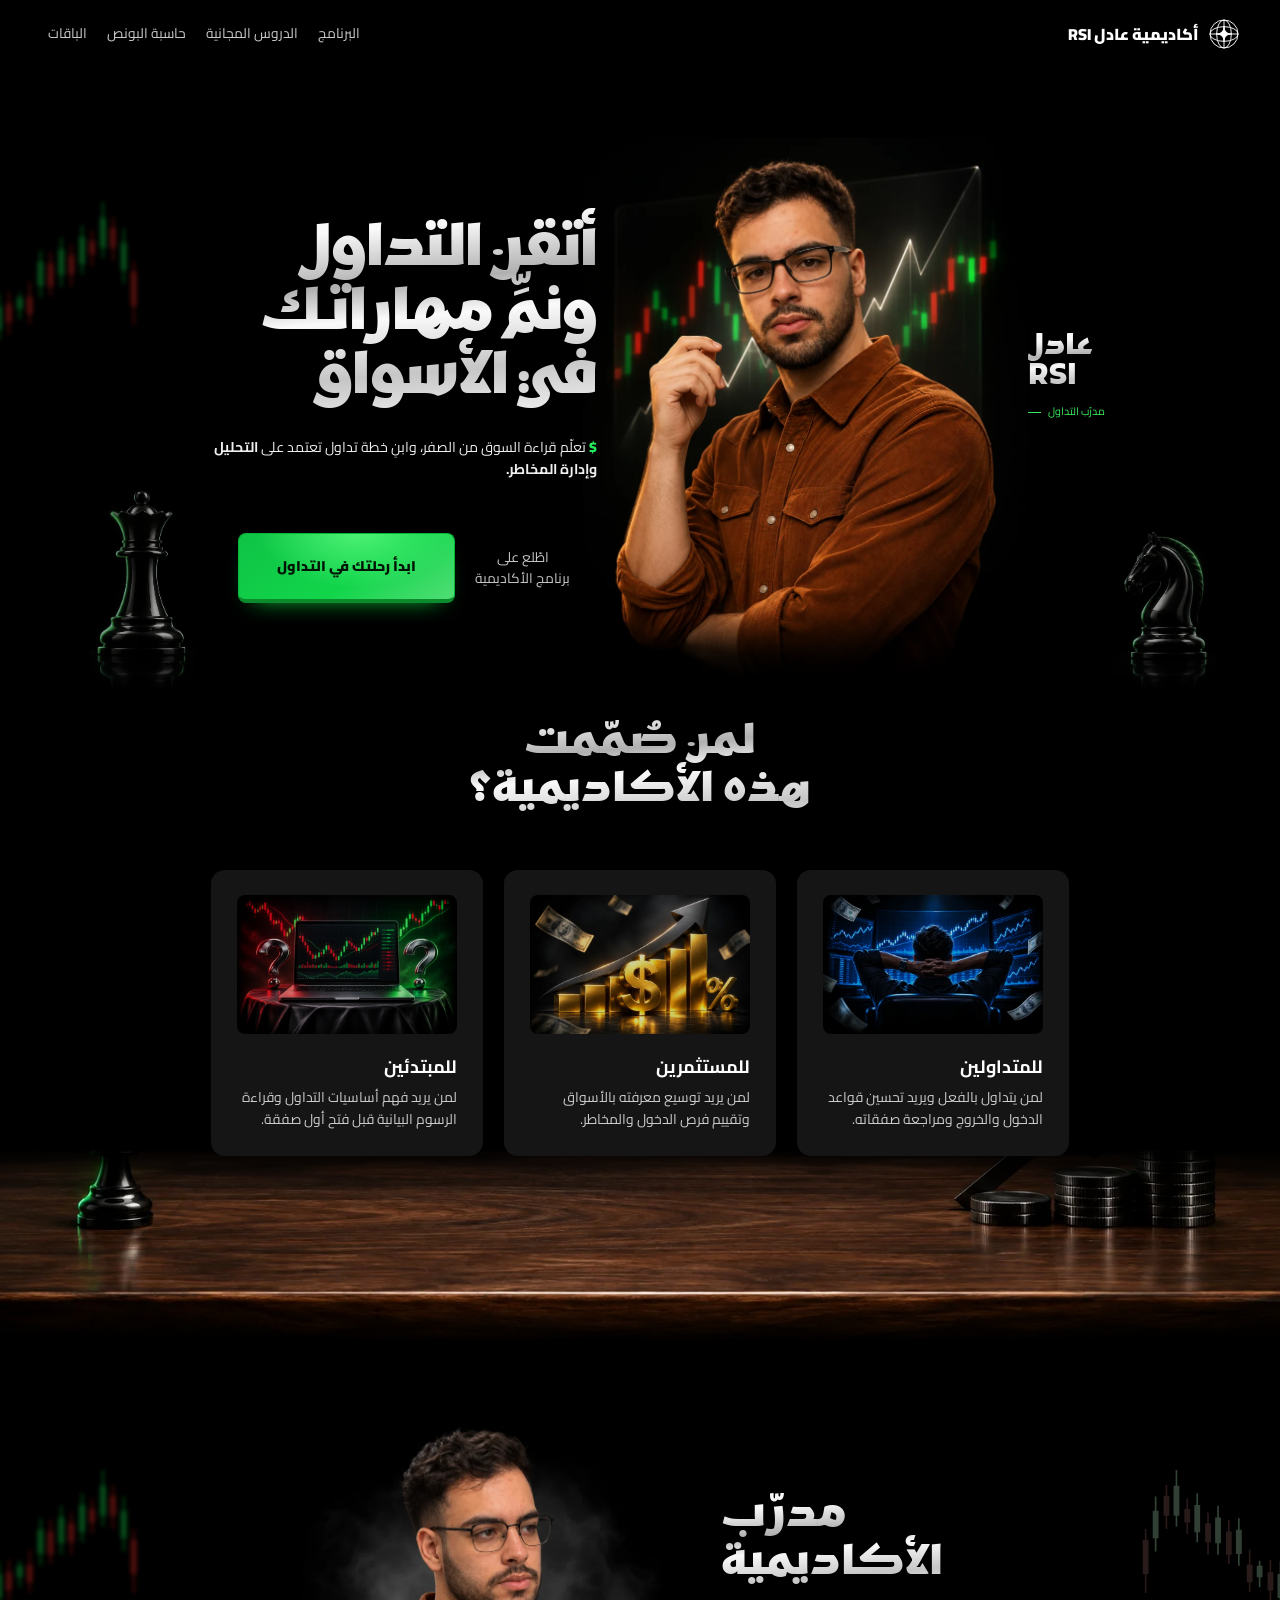
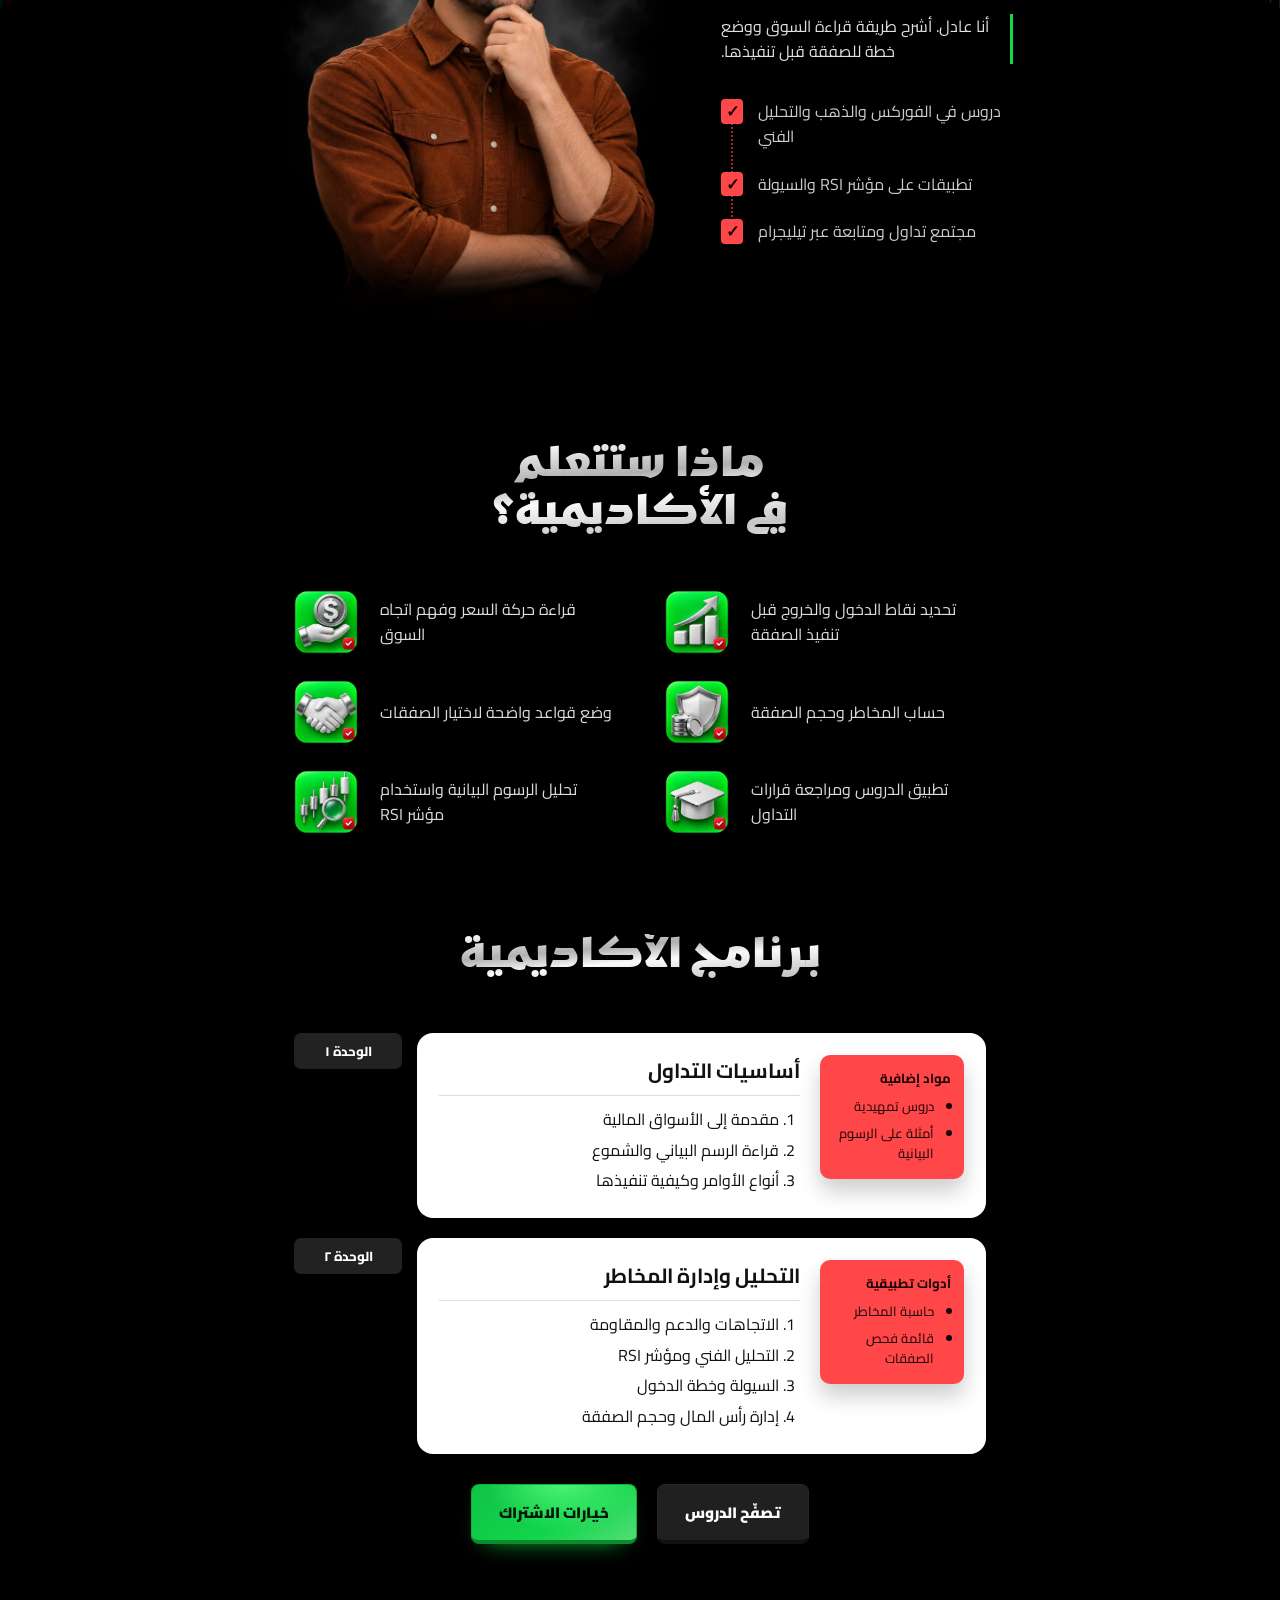
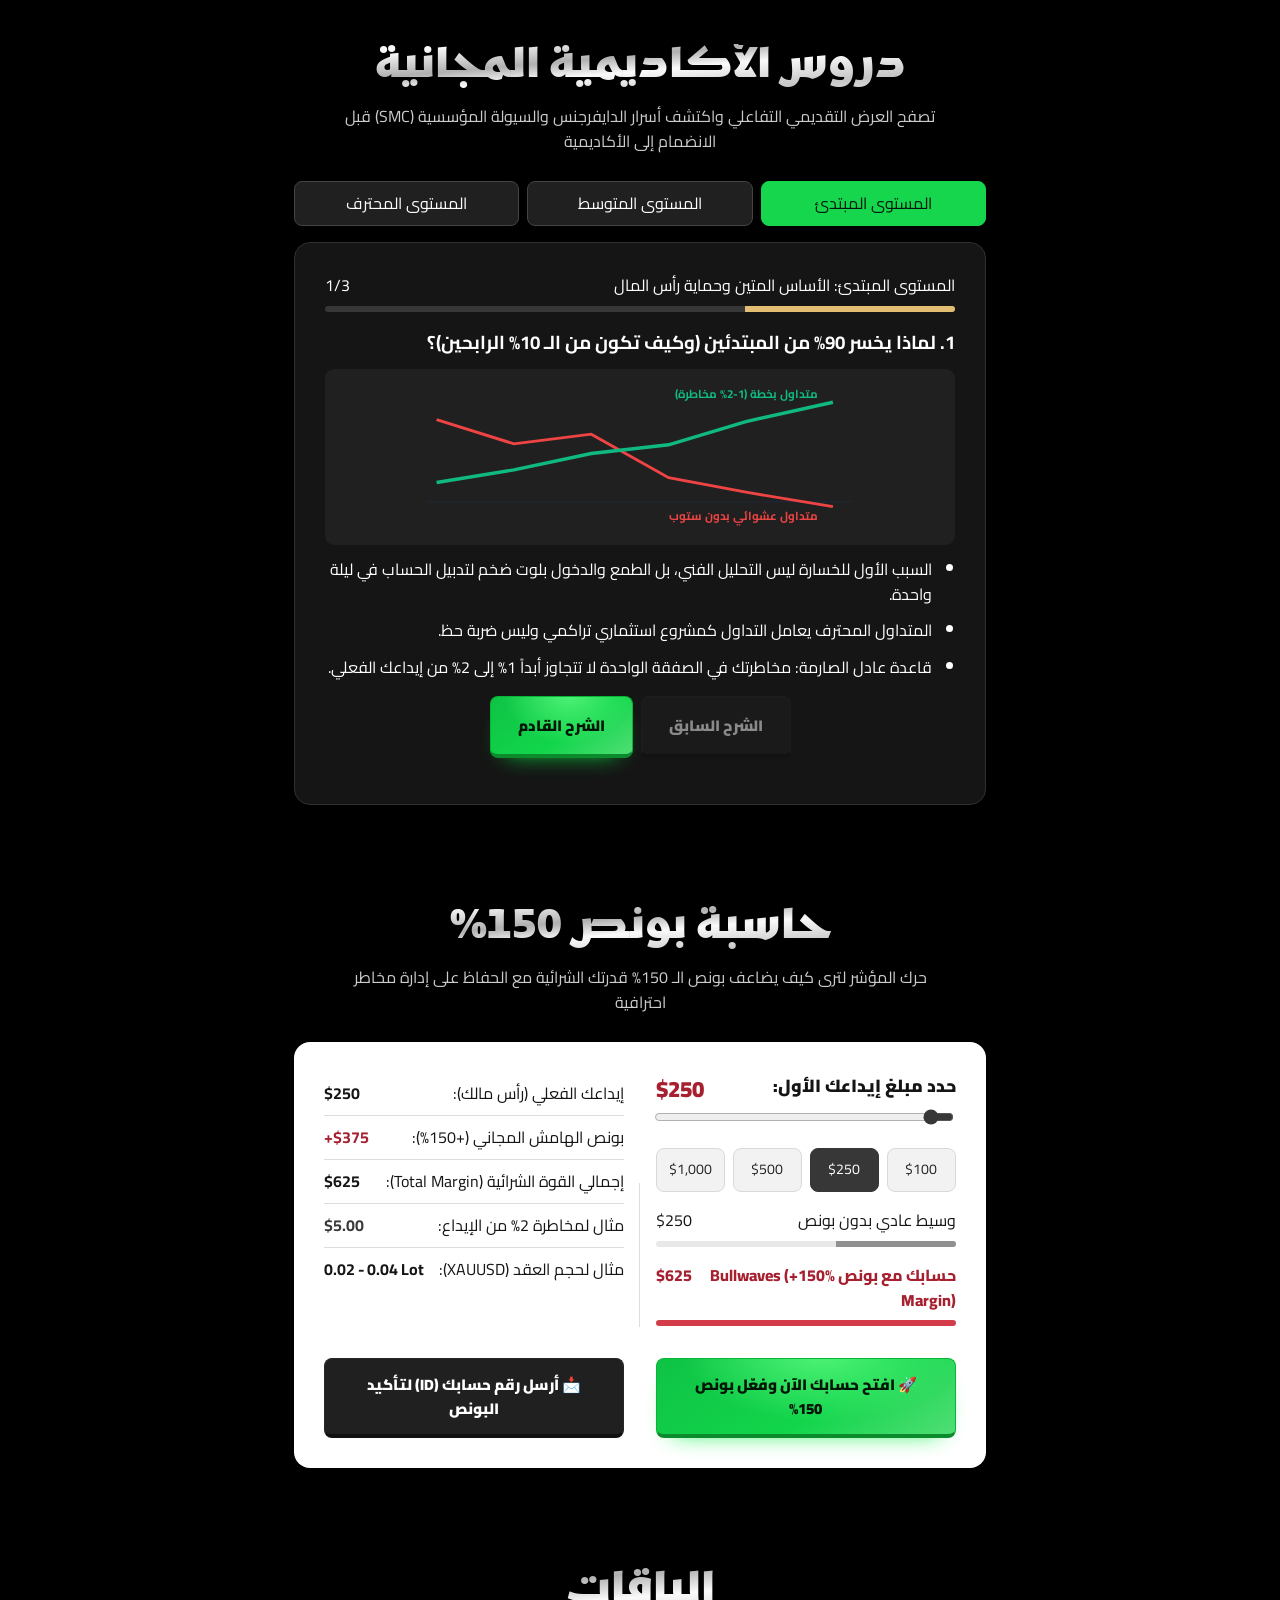
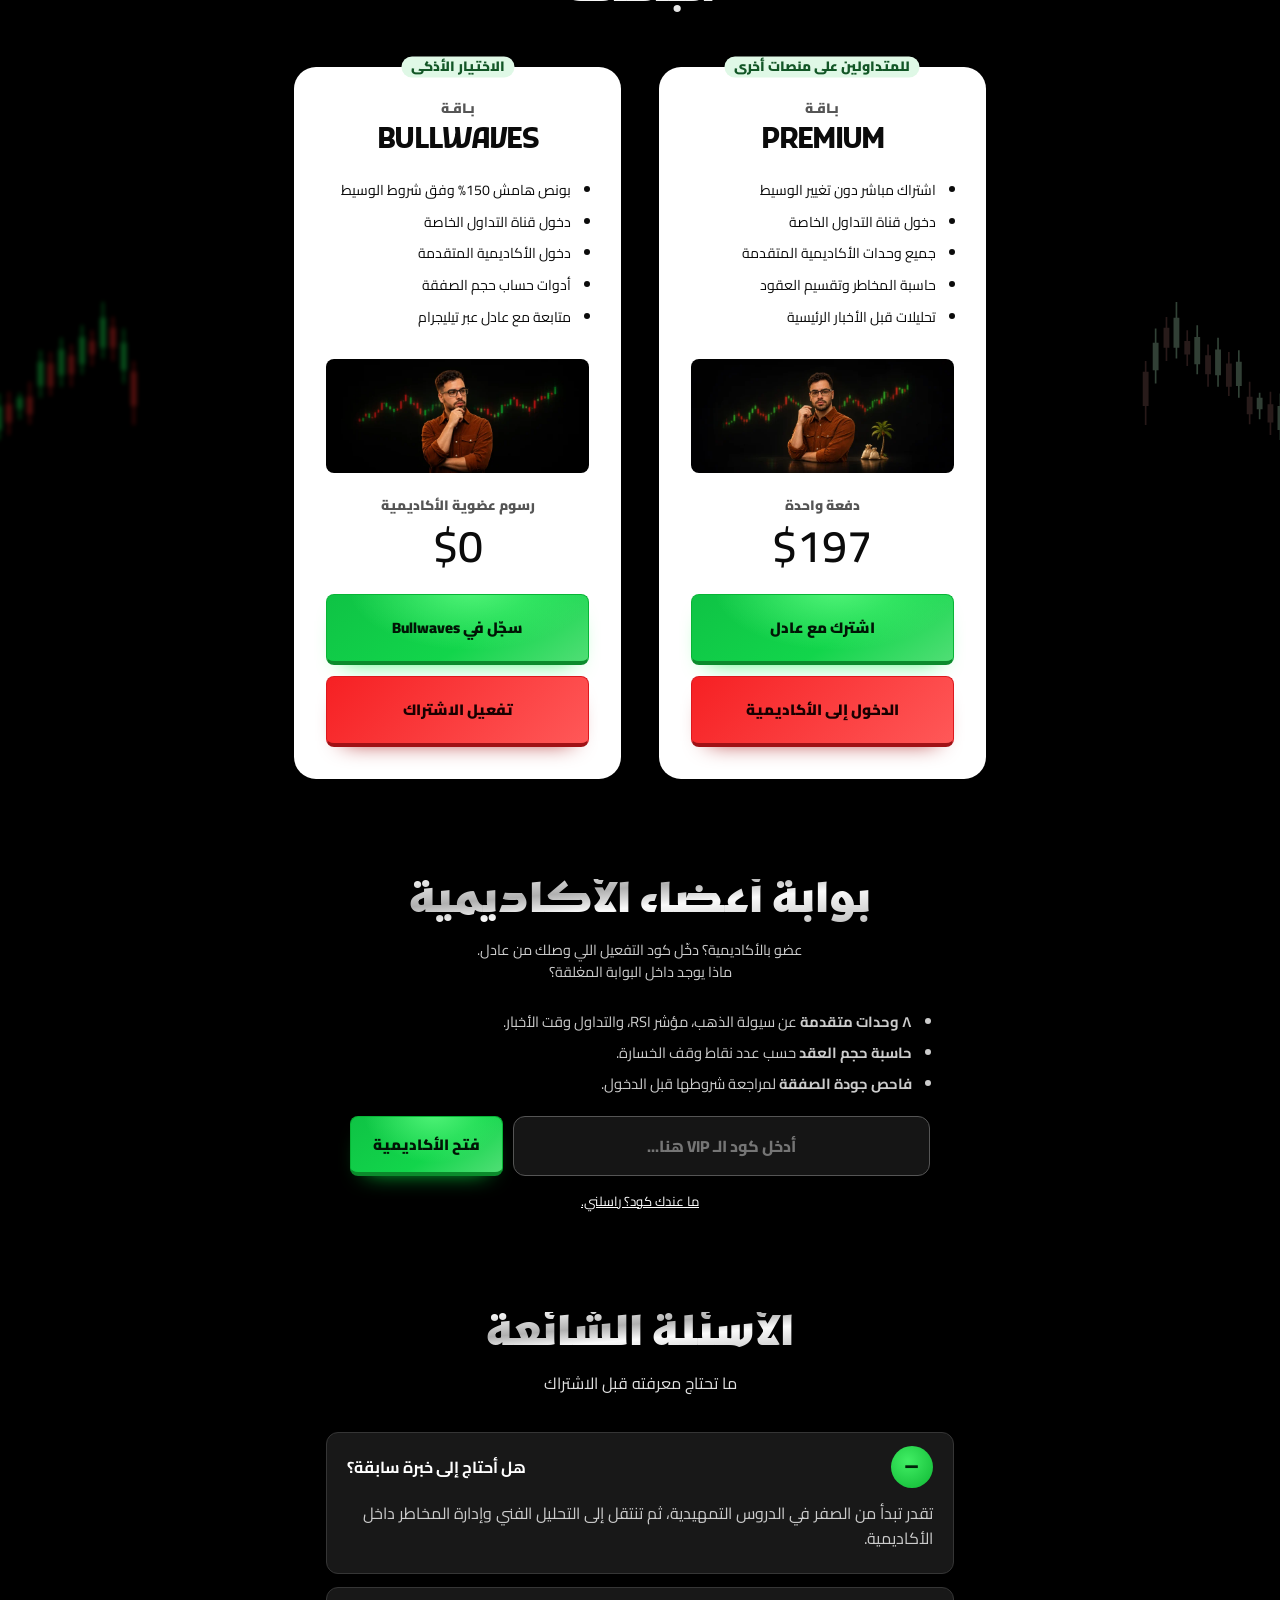
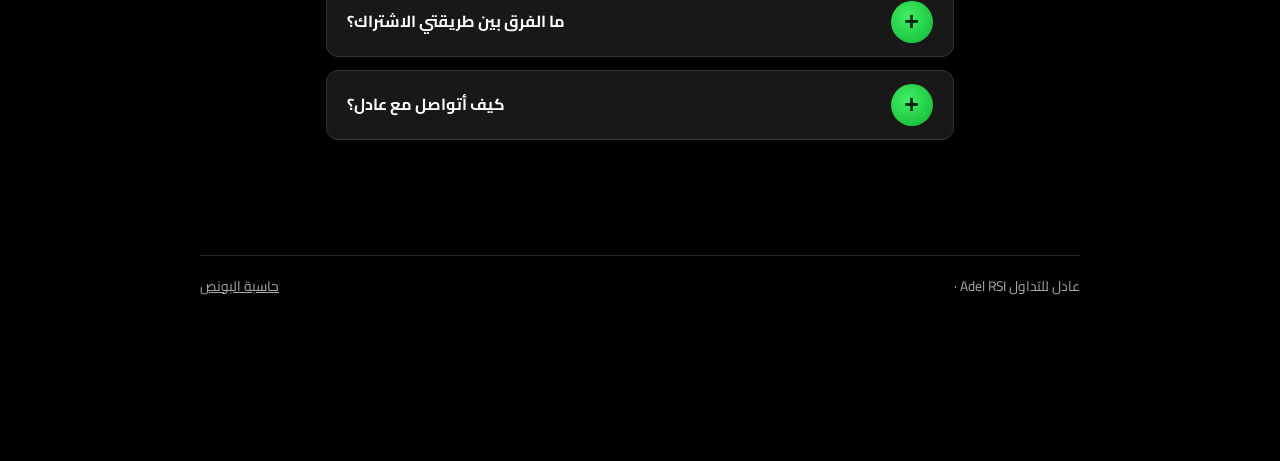
<file: index.html>
<!doctype html>
<html lang="ar" dir="rtl">
<head>
<meta charset="utf-8">
<meta name="viewport" content="width=device-width, initial-scale=1">
<meta name="description" content="تعلّم أساسيات التداول والتحليل الفني وإدارة المخاطر مع عادل RSI.">
<title>أكاديمية التداول | عادل RSI</title>
<link rel="preconnect" href="https://fonts.googleapis.com">
<link rel="preconnect" href="https://fonts.gstatic.com" crossorigin>
<link href="https://fonts.googleapis.com/css2?family=Cairo:wght@400;600;700;900&amp;family=Kufam:wght@800;900&amp;display=swap" rel="stylesheet">
<link rel="icon" href="assets/recreation/mark.svg" type="image/svg+xml">
<link rel="stylesheet" href="css/landing.css?v=mobile-header">
</head>
<body class="has-floating-actions">
<header class="site-header" id="home">
  <div class="site-header-inner wrap">
    <a class="site-brand" href="#home">
      <svg viewBox="0 0 48 48" width="44" height="44" fill="none" stroke="currentColor" stroke-width="1.4" aria-hidden="true"><circle cx="24" cy="24" r="21"/><ellipse cx="24" cy="24" rx="11" ry="21"/><ellipse cx="24" cy="24" rx="21" ry="11"/><path d="M3 24h42M24 3v42"/><path d="M24 12c0 8 4 12 12 12-8 0-12 4-12 12 0-8-4-12-12-12 8 0 12-4 12-12Z" fill="currentColor"/></svg>
      <span>أكاديمية عادل <bdi>RSI</bdi></span>
    </a>
    <nav class="site-nav" aria-label="أقسام الأكاديمية">
      <ul>
        <li><a href="#program">البرنامج</a></li>
        <li><a href="#academy-section">الدروس المجانية</a></li>
        <li><a href="#bonus-calculator">حاسبة البونص</a></li>
        <li><a href="#plans">الباقات</a></li>
      </ul>
    </nav>
  </div>
</header>
<main>
<header class="hero">
  <img class="chess chess-queen" src="assets/recreation/queen.webp" alt="">
  <img class="chess chess-knight" src="assets/recreation/knight.webp" alt="">
  <svg class="market market-left" viewBox="0 0 200 230" aria-hidden="true"><use href="#candles"/></svg>
  <div class="hero-inner wrap">
    <div class="hero-copy">
      <h1 class="metal">أتقن التداول<br>ونمِّ مهاراتك<br><span class="last-line">في الأسواق <a class="coin-pill" href="#program" aria-label="انتقل إلى برنامج التداول"><i>♦</i><i>₿</i><i>❖</i><span>←</span></a></span></h1>
      <p class="lede"><span aria-hidden="true">$</span> تعلّم قراءة السوق من الصفر، وابنِ خطة تداول تعتمد على <strong>التحليل وإدارة المخاطر.</strong></p>
      <div class="hero-actions"><a class="button" href="#plans">ابدأ رحلتك في التداول</a><a class="quiet-link" href="#program">اطّلع على<br>برنامج الأكاديمية</a></div>
    </div>
    <figure class="hero-portrait">
      <img src="assets/recreation/hero.webp" alt="عادل RSI بقميص بني أمام رسم بياني للتداول" fetchpriority="high">
      <figcaption><strong class="metal">عادل<br><bdi>RSI</bdi></strong><small>مدرّب التداول</small></figcaption>
    </figure>
  </div>
</header>

<section id="audience" class="audience" aria-labelledby="audience-title">
  <div class="wrap">
    <h2 class="metal" id="audience-title">لمن صُمّمت<br>هذه الأكاديمية؟</h2>
    <div class="audience-grid">
      <article><img src="assets/recreation/beginner.webp" alt="" loading="lazy"><h3>للمبتدئين</h3><p>لمن يريد فهم أساسيات التداول وقراءة الرسوم البيانية قبل فتح أول صفقة.</p></article>
      <article><img src="assets/recreation/investor.webp" alt="" loading="lazy"><h3>للمستثمرين</h3><p>لمن يريد توسيع معرفته بالأسواق وتقييم فرص الدخول والمخاطر.</p></article>
      <article><img src="assets/recreation/pro.webp" alt="" loading="lazy"><h3>للمتداولين</h3><p>لمن يتداول بالفعل ويريد تحسين قواعد الدخول والخروج ومراجعة صفقاته.</p></article>
    </div>
  </div>
  <img class="table-art" src="assets/recreation/table.webp" alt="" loading="lazy">
</section>

<section id="mentor" class="mentor">
  <svg class="market market-left" viewBox="0 0 200 230" aria-hidden="true"><use href="#candles"/></svg>
  <svg class="market market-right" viewBox="0 0 200 230" aria-hidden="true"><use href="#candles"/></svg>
  <div class="wrap mentor-grid">
    <img class="mentor-photo" src="assets/recreation/mentor.webp" alt="عادل RSI، مدرّب الأكاديمية" loading="lazy">
    <div class="mentor-copy">
      <h2 class="metal">مدرّب<br>الأكاديمية</h2>
      <p class="quote">أنا عادل. أشرح طريقة قراءة السوق ووضع خطة للصفقة قبل تنفيذها.</p>
      <ul><li>دروس في الفوركس والذهب والتحليل الفني</li><li>تطبيقات على مؤشر RSI والسيولة</li><li>مجتمع تداول ومتابعة عبر تيليجرام</li></ul>
    </div>
  </div>
</section>

<section id="outcomes" class="outcomes compact">
  <h2 class="metal">ماذا ستتعلّم<br>في الأكاديمية؟</h2>
  <ul class="outcome-grid">
    <li><img src="assets/recreation/outcome-1.webp" alt="" width="176" height="176" loading="lazy"><span>قراءة حركة السعر وفهم اتجاه السوق</span></li>
    <li><img src="assets/recreation/outcome-2.webp" alt="" width="176" height="176" loading="lazy"><span>تحديد نقاط الدخول والخروج قبل تنفيذ الصفقة</span></li>
    <li><img src="assets/recreation/outcome-3.webp" alt="" width="176" height="176" loading="lazy"><span>وضع قواعد واضحة لاختيار الصفقات</span></li>
    <li><img src="assets/recreation/outcome-4.webp" alt="" width="176" height="176" loading="lazy"><span>حساب المخاطر وحجم الصفقة</span></li>
    <li><img src="assets/recreation/outcome-5.webp" alt="" width="176" height="176" loading="lazy"><span>تحليل الرسوم البيانية واستخدام مؤشر RSI</span></li>
    <li><img src="assets/recreation/outcome-6.webp" alt="" width="176" height="176" loading="lazy"><span>تطبيق الدروس ومراجعة قرارات التداول</span></li>
  </ul>
</section>

<section id="program" class="program compact">
  <h2 class="metal">برنامج الأكاديمية</h2>
  <div class="module">
    <span class="module-num">الوحدة ١</span>
    <article><div><h3>أساسيات التداول</h3><ol><li>مقدمة إلى الأسواق المالية</li><li>قراءة الرسم البياني والشموع</li><li>أنواع الأوامر وكيفية تنفيذها</li></ol></div><aside><b>مواد إضافية</b><ul><li>دروس تمهيدية</li><li>أمثلة على الرسوم البيانية</li></ul></aside></article>
  </div>
  <div class="module">
    <span class="module-num">الوحدة ٢</span>
    <article><div><h3>التحليل وإدارة المخاطر</h3><ol><li>الاتجاهات والدعم والمقاومة</li><li>التحليل الفني ومؤشر RSI</li><li>السيولة وخطة الدخول</li><li>إدارة رأس المال وحجم الصفقة</li></ol></div><aside><b>أدوات تطبيقية</b><ul><li>حاسبة المخاطر</li><li>قائمة فحص الصفقات</li></ul></aside></article>
  </div>
  <div class="section-actions"><a href="#plans" class="button">خيارات الاشتراك</a><a href="#academy-section" class="button button-dark">تصفّح الدروس</a></div>
</section>

<section id="academy-section" class="academy-block wrap">
      <div class="section-head">
        <h2 class="metal">دروس الأكاديمية المجانية</h2>
        <p>تصفح العرض التقديمي التفاعلي واكتشف أسرار الدايفرجنس والسيولة المؤسسية (SMC) قبل الانضمام إلى الأكاديمية</p>
      </div>

      <div class="level-tabs">
        <button class="level-tab active" onclick="selectLevel('beginner', this)">المستوى المبتدئ</button>
        <button class="level-tab" onclick="selectLevel('intermediate', this)">المستوى المتوسط</button>
        <button class="level-tab" onclick="selectLevel('pro', this)">المستوى المحترف</button>
      </div>

      <div class="presentation-stage">
        <div class="stage-top-meta">
          <span id="slide-level-label">المستوى المبتدئ</span>
          <bdi id="slide-counter">1/3</bdi>
        </div>
        <div class="progress-bar-outer">
          <div id="slide-progress-bar" class="progress-bar-inner"></div>
        </div>

        <h3 id="slide-title" class="slide-heading"></h3>
        <div id="slide-visual" class="slide-chart-frame"></div>
        <ul id="slide-points" class="slide-bullets"></ul>

        <div class="slide-controls">
          <button class="button button-dark" id="prev-slide-btn" onclick="changeSlide(-1)">الشرح السابق</button>
          <button class="button" id="next-slide-btn" onclick="changeSlide(1)">الشرح القادم</button>
        </div>
      </div>
    </section>

<section id="bonus-calculator" class="academy-block wrap">
      <div class="section-head">
        <h2 class="metal">حاسبة بونص 150%</h2>
        <p>حرك المؤشر لترى كيف يضاعف بونص الـ 150% قدرتك الشرائية مع الحفاظ على إدارة مخاطر احترافية</p>
      </div>

      <div class="terminal-grid calculator-card">
        <div class="terminal-box">
          <label for="deposit-range" style="font-weight:900; font-size:1.1rem; display:flex; justify-content:space-between;">
            <span>حدد مبلغ إيداعك الأول:</span>
            <span id="deposit-val-label" style="color:var(--gold); font-size:1.4rem; direction:ltr;">$250</span>
          </label>

          <input type="range" id="deposit-range" min="100" max="3000" step="50" value="250" oninput="updateBonusCalc(this.value)" />

          <div class="preset-chips">
            <button class="chip-btn" onclick="setPresetDeposit(100)">$100</button>
            <button class="chip-btn active" onclick="setPresetDeposit(250)">$250</button>
            <button class="chip-btn" onclick="setPresetDeposit(500)">$500</button>
            <button class="chip-btn" onclick="setPresetDeposit(1000)">$1,000</button>
          </div>

          <div class="power-bars">
            <div class="bar-row">
              <div class="bar-label">
                <span>وسيط عادي بدون بونص</span>
                <span id="bar-normal-txt">$250</span>
              </div>
              <div class="bar-track"><div class="bar-fill-normal"></div></div>
            </div>
            <div class="bar-row" style="margin-bottom:0;">
              <div class="bar-label">
                <span style="color:var(--emerald); font-weight:800;">حسابك مع بونص Bullwaves (+150% Margin)</span>
                <span id="bar-bw-txt" style="color:var(--emerald); font-weight:800;">$625</span>
              </div>
              <div class="bar-track"><div class="bar-fill-bullwaves"></div></div>
            </div>
          </div>

        </div>

        <div class="terminal-results">
          <div class="calculator-values">
            <div class="result-line">
              <span>إيداعك الفعلي (رأس مالك):</span>
              <strong id="calc-deposit">$250</strong>
            </div>
            <div class="result-line">
              <span>بونص الهامش المجاني (+150%):</span>
              <strong id="calc-bonus" style="color:var(--emerald);">+$375</strong>
            </div>
            <div class="result-line">
              <span>إجمالي القوة الشرائية (Total Margin):</span>
              <strong id="calc-total">$625</strong>
            </div>
            <div class="result-line">
              <span>مثال لمخاطرة 2% من الإيداع:</span>
              <strong id="calc-risk" style="color:var(--sky);">$5.00</strong>
            </div>
            <div class="result-line" style="border-bottom:none;">
              <span>مثال لحجم العقد (XAUUSD):</span>
              <strong id="calc-lot">0.02 - 0.04 Lot</strong>
            </div>
          </div>

          <div class="calculator-actions">
            <a href="https://go.bullwaves.com/visit/?bta=36880&amp;nci=5365" target="_blank" rel="noopener" class="button">
              🚀 افتح حسابك الآن وفعّل بونص 150%
            </a>
            <a href="https://t.me/Adel_RsiFx?text=%D8%A7%D9%84%D8%B3%D9%84%D8%A7%D9%85%20%D8%B9%D9%84%D9%8A%D9%83%D9%85%20%D8%B9%D8%A7%D8%AF%D9%84%D8%8C%20%D8%A3%D8%B1%D9%8A%D8%AF%20%D8%AA%D9%81%D8%B9%D9%8A%D9%84%20%D8%A8%D9%88%D9%86%D8%B5%20150%25%20%D9%88%D8%A7%D9%84%D8%AF%D8%AE%D9%88%D9%84%20%D9%84%D9%84%D9%80%20VIP" target="_blank" rel="noopener" class="button button-dark">
              📩 أرسل رقم حسابك (ID) لتأكيد البونص
            </a>
          </div>
        </div>
      </div>
    </section>

<section id="plans" class="plans">
  <svg class="market market-left" viewBox="0 0 200 230" aria-hidden="true"><use href="#candles"/></svg>
  <svg class="market market-right" viewBox="0 0 200 230" aria-hidden="true"><use href="#candles"/></svg>
  <h2 class="metal">الباقات</h2>
  <div class="plans-grid compact">
    <article class="plan">
      <span class="plan-recommendation">الاختيار الأذكى</span>
      <div class="plan-kicker">بـاقـة</div><h3><bdi>BULLWAVES</bdi></h3>
      <ul><li>بونص هامش 150% وفق شروط الوسيط</li><li>دخول قناة التداول الخاصة</li><li>دخول الأكاديمية المتقدمة</li><li>أدوات حساب حجم الصفقة</li><li>متابعة مع عادل عبر تيليجرام</li></ul>
      <img src="assets/recreation/plan-standard.webp" alt="" width="780" height="339">
      <p class="plan-kicker">رسوم عضوية الأكاديمية</p><p class="price"><bdi>$0</bdi></p>
      <a class="button" href="https://go.bullwaves.com/visit/?bta=36880&amp;nci=5365" target="_blank" rel="noopener">سجّل في Bullwaves</a>
      <a class="button button-red" href="https://t.me/Adel_RsiFx" target="_blank" rel="noopener">تفعيل الاشتراك</a>
    </article>
    <article class="plan">
      <span class="plan-recommendation">للمتداولين على منصات أخرى</span>
      <div class="plan-kicker">بـاقـة</div><h3><bdi>PREMIUM</bdi></h3>
      <ul><li>اشتراك مباشر دون تغيير الوسيط</li><li>دخول قناة التداول الخاصة</li><li>جميع وحدات الأكاديمية المتقدمة</li><li>حاسبة المخاطر وتقسيم العقود</li><li>تحليلات قبل الأخبار الرئيسية</li></ul>
      <img src="assets/recreation/plan-premium.webp" alt="" width="780" height="339">
      <p class="plan-kicker">دفعة واحدة</p><p class="price"><bdi>$197</bdi></p>
      <a class="button" href="https://t.me/Adel_RsiFx" target="_blank" rel="noopener">اشترك مع عادل</a>
      <a class="button button-red" href="#vip-masterclass-vault">الدخول إلى الأكاديمية</a>
    </article>
  </div>
</section>

<section id="vip-masterclass-vault" class="academy-block wrap">
      <div class="section-head">
        <h2 class="metal">بوابة أعضاء الأكاديمية</h2>
        <p>عضو بالأكاديمية؟ دخّل كود التفعيل اللي وصلك من عادل.<br>ماذا يوجد داخل البوابة المغلقة؟</p>
      </div>

      <!-- LOCK SCREEN -->
      <div id="vip-vault-locked" style="max-width:580px; margin:0 auto; text-align:center;">
        <ul class="vault-details">
          <li><strong>٨ وحدات متقدمة</strong> عن سيولة الذهب، مؤشر RSI، والتداول وقت الأخبار.</li>
          <li><strong>حاسبة حجم العقد</strong> حسب عدد نقاط وقف الخسارة.</li>
          <li><strong>فاحص جودة الصفقة</strong> لمراجعة شروطها قبل الدخول.</li>
        </ul>
        <div style="display:flex; gap:10px; margin-bottom:12px;">
          <input aria-label="كود تفعيل العضوية" id="vip-secret-input" type="text" placeholder="أدخل كود الـ VIP هنا..." style="flex:1; padding:13px 16px; border-radius:12px; border:1px solid #555; background:#151515; color:#fff; font-family:'Cairo',sans-serif; font-size:1rem; text-align:center; font-weight:800;" />
          <button onclick="unlockVipVault()" class="button" style="padding:13px 22px;">فتح الأكاديمية</button>
        </div>
        <div role="alert" id="vip-code-error" style="color:var(--crimson); font-size:0.86rem; font-weight:700; display:none; margin-bottom:10px;">
          ❌ الكود غير صحيح! تواصل مع عادل (@Adel_RsiFx) بعد تفعيل حسابك في Bullwaves للحصول على الكود الصحيح.
        </div>
        <a href="https://t.me/Adel_RsiFx?text=%D8%A7%D9%84%D8%B3%D9%84%D8%A7%D9%85%20%D8%B9%D9%84%D9%8A%D9%83%D9%85%20%D8%B9%D8%A7%D8%AF%D9%84%D8%8C%20%D8%A3%D8%B1%D9%8A%D8%AF%20%D8%AA%D9%81%D8%B9%D9%8A%D9%84%20%D8%A8%D9%88%D9%86%D8%B5%20150%25%20%D9%88%D8%A7%D9%84%D8%AF%D8%AE%D9%88%D9%84%20%D9%84%D9%84%D9%80%20VIP" target="_blank" rel="noopener" class="vault-code-help">
          ما عندك كود؟ راسلني.
        </a>
      </div>

      <!-- UNLOCKED VIP FULL LMS PORTAL -->
      <div id="vip-vault-unlocked" style="display:none;">
        <div style="background:rgba(16,185,129,0.15); border:1px solid var(--emerald); padding:18px 22px; border-radius:16px; text-align:center; margin-bottom:26px; color:#34d399; font-weight:900; font-size:1.05rem;">
          <div>✅ تم تفعيل عضوية الـ VIP بنجاح! أهلاً بك في المنصة الاحترافية الكاملة لـ عادل (نسخة 2026) — جميع الوحدات الـ 8 والأدوات مفتوحة لك الآن 👑</div>
          <div style="margin-top:14px;">
            <a href="https://t.me/+6-dd9NqmB_RhZjc6" target="_blank" rel="noopener" class="button" style="padding:12px 26px; font-size:1rem; box-shadow:0 8px 25px rgba(250,204,21,0.35);">
              👑 ادخل الآن غرفة الصفقات الخاصة في تيليجرام (Adel VIP Channel)
            </a>
          </div>
        </div>

        <!-- MODULE SELECTOR GRID (8 PRO MODULES) -->
        <div id="vip-modules-nav" style="display:grid; grid-template-columns:repeat(auto-fit, minmax(210px, 1fr)); gap:10px; margin-bottom:22px;">
          <button class="chip-btn active" style="padding:11px 12px; text-align:right;" onclick="selectVipModule(0, this)">1️⃣ خريطة سيولة الذهب XAUUSD</button>
          <button class="chip-btn" style="padding:11px 12px; text-align:right;" onclick="selectVipModule(1, this)">2️⃣ إعدادات RSI المؤسسية 2026</button>
          <button class="chip-btn" style="padding:11px 12px; text-align:right;" onclick="selectVipModule(2, this)">3️⃣ استراتيجية القناص (OB + FVG)</button>
          <button class="chip-btn" style="padding:11px 12px; text-align:right;" onclick="selectVipModule(3, this)">4️⃣ بروتوكول الأخبار (CPI & NFP)</button>
          <button class="chip-btn" style="padding:11px 12px; text-align:right;" onclick="selectVipModule(4, this)">5️⃣ كشف مصيدة الـ Inducement</button>
          <button class="chip-btn" style="padding:11px 12px; text-align:right;" onclick="selectVipModule(5, this)">6️⃣ ارتباط DXY والذهب و NAS100</button>
          <button class="chip-btn" style="padding:11px 12px; text-align:right;" onclick="selectVipModule(6, this)">7️⃣ هندسة العقود وبونص 150%</button>
          <button class="chip-btn" style="padding:11px 12px; text-align:right;" onclick="selectVipModule(7, this)">8️⃣ الدرع النفسي وخطة التراكم</button>
        </div>

        <!-- ACTIVE VIP MODULE VIEWER -->
        <div class="presentation-stage" style="border-color:var(--emerald); margin-bottom:32px;">
          <div class="stage-top-meta">
            <span id="vip-mod-badge" style="color:var(--emerald); font-weight:900;">الوحدة الاحترافية 1 من 8</span>
            <span id="vip-mod-tf" style="background:rgba(250,204,21,0.15); color:var(--gold); padding:3px 12px; border-radius:99px; font-size:0.82rem;">الفريم المعتمد: M15 / M5</span>
          </div>
          <h3 id="vip-mod-title" class="slide-heading" style="font-size:1.45rem; margin-top:6px;"></h3>
          <p id="vip-mod-summary" style="color:var(--text-muted); font-size:0.96rem; margin-bottom:14px;"></p>

          <div id="vip-mod-svg" class="slide-chart-frame"></div>

          <div style="display:grid; grid-template-columns:repeat(auto-fit, minmax(min(100%, 260px), 1fr)); gap:16px; margin-top:18px;">
            <div style="background:rgba(255,255,255,0.03); border:1px solid rgba(255,255,255,0.08); border-radius:14px; padding:16px;">
              <h4 style="color:var(--gold); font-size:1rem; margin-bottom:10px;">📌 خطوات التنفيذ الدقيقة (Step-by-Step):</h4>
              <ul id="vip-mod-steps" class="slide-bullets" style="margin:0;"></ul>
            </div>
            <div style="background:rgba(16,185,129,0.06); border:1px solid rgba(16,185,129,0.25); border-radius:14px; padding:16px;">
              <h4 style="color:var(--emerald); font-size:1rem; margin-bottom:10px;">🎯 شروط الدخول وإدارة الصفقة:</h4>
              <ul id="vip-mod-rules" class="slide-bullets" style="margin:0;"></ul>
            </div>
          </div>

          <div id="vip-mod-secret" class="slide-pro-tip" style="margin-top:18px;"></div>

          <div class="slide-controls">
            <button class="button button-dark" onclick="stepVipModule(-1)">⬅️ الوحدة السابقة</button>
            <button class="button" onclick="stepVipModule(1)">الوحدة الاحترافية التالية ➡️</button>
          </div>
        </div>

        <!-- VIP INTERACTIVE TOOLS GRID: PIP LOT CALCULATOR + 7-POINT VALIDATOR -->
        <div class="terminal-grid">
          <!-- TOOL 1: PRECISION PIP & LOT SIZE CALCULATOR -->
          <div class="terminal-box" style="border-color:var(--gold);">
            <span class="signature-badge" style="font-size:0.8rem; margin-bottom:10px;">أداة الـ VIP رقم 1 🧮</span>
            <h3 style="font-size:1.25rem; font-weight:900; color:#fff; margin-bottom:6px;">حاسبة حجم اللوت الدقيقة حسب نقاط الاستوب (Pips)</h3>
            <p style="font-size:0.86rem; color:var(--text-muted); margin-bottom:16px;">أدخل رصيدك الفعلي وعدد نقاط وقف الخسارة (Stop Loss) لتحصل على اللوت الدقيق فوراً</p>

            <div style="display:grid; grid-template-columns:1fr 1fr; gap:12px; margin-bottom:14px;">
              <div>
                <label style="font-size:0.84rem; color:var(--text-muted); display:block; margin-bottom:4px;">رصيدك الفعلي ($):</label>
                <input id="vip-calc-bal" type="number" value="500" min="50" step="50" oninput="runVipPipCalc()" style="width:100%; padding:10px; border-radius:10px; border:1px solid rgba(255,255,255,0.18); background:#151515; color:#fff; font-family:'Cairo',sans-serif; font-weight:800;" />
              </div>
              <div>
                <label style="font-size:0.84rem; color:var(--text-muted); display:block; margin-bottom:4px;">الأصل المالي:</label>
                <select id="vip-calc-asset" onchange="runVipPipCalc()" style="width:100%; padding:10px; border-radius:10px; border:1px solid rgba(255,255,255,0.18); background:#151515; color:#fff; font-family:'Cairo',sans-serif; font-weight:800;">
                  <option value="XAUUSD">الذهب (XAUUSD)</option>
                  <option value="EURUSD">العملات (EURUSD / GBPUSD)</option>
                  <option value="NAS100">مؤشر الناسداك (NAS100)</option>
                </select>
              </div>
              <div>
                <label style="font-size:0.84rem; color:var(--text-muted); display:block; margin-bottom:4px;">نسبة المخاطرة (%):</label>
                <select id="vip-calc-riskpct" onchange="runVipPipCalc()" style="width:100%; padding:10px; border-radius:10px; border:1px solid rgba(255,255,255,0.18); background:#151515; color:#fff; font-family:'Cairo',sans-serif; font-weight:800;">
                  <option value="1">1.0% (محافظ جداً)</option>
                  <option value="1.5">1.5% (مثالي)</option>
                  <option value="2" selected>2.0% (الحد الأقصى لعادل)</option>
                </select>
              </div>
              <div>
                <label style="font-size:0.84rem; color:var(--text-muted); display:block; margin-bottom:4px;">حجم الاستوب (Pips):</label>
                <input id="vip-calc-slpips" type="number" value="25" min="5" max="200" oninput="runVipPipCalc()" style="width:100%; padding:10px; border-radius:10px; border:1px solid rgba(255,255,255,0.18); background:#151515; color:#fff; font-family:'Cairo',sans-serif; font-weight:800;" />
              </div>
            </div>

            <div style="background:#151515; border:1px solid var(--gold); border-radius:14px; padding:14px;">
              <div class="result-line">
                <span>القوة الشرائية مع بونص Bullwaves (+150%):</span>
                <strong id="vip-out-margin">$1,250</strong>
              </div>
              <div class="result-line">
                <span>المبلغ المعرض للمخاطرة ($):</span>
                <strong id="vip-out-riskusd" style="color:var(--sky);">$10.00</strong>
              </div>
              <div class="result-line">
                <span>حجم العقد الموصى به (Lot Size):</span>
                <strong id="vip-out-lot" style="color:var(--emerald); font-size:1.4rem;">0.04 Lot</strong>
              </div>
              <div class="result-line" style="border-bottom:none;">
                <span>الربح المتوقع عند الهدف الثاني (1:3 R:R):</span>
                <strong id="vip-out-tp2" style="color:var(--gold);">+$30.00</strong>
              </div>
            </div>
          </div>

          <!-- TOOL 2: 7-POINT PRE-TRADE CHECKLIST VALIDATOR -->
          <div class="terminal-box" style="border-color:var(--emerald);">
            <span class="signature-badge" style="background:var(--emerald-gradient); font-size:0.8rem; margin-bottom:10px;">أداة الـ VIP رقم 2 ✅</span>
            <h3 style="font-size:1.25rem; font-weight:900; color:#fff; margin-bottom:6px;">فاحص جودة الصفقة قبل التنفيذ (A+ Validator)</h3>
            <p style="font-size:0.86rem; color:var(--text-muted); margin-bottom:12px;">ضع علامة (✓) على الشروط المتوفرة على الشارت الآن قبل ضغط زر الشراء أو البيع:</p>

            <div id="vip-checklist-items" style="display:flex; flex-direction:column; gap:8px; margin-bottom:14px; font-size:0.88rem;">
              <label style="display:flex; align-items:center; gap:10px; cursor:pointer; background:rgba(255,255,255,0.03); padding:8px 12px; border-radius:10px;">
                <input type="checkbox" class="vip-chk" onchange="updateChecklistScore()" style="width:18px; height:18px; accent-color:var(--emerald);" />
                <span>1. تم سحب سيولة قمة/قاع واضح (Liquidity Sweep) أو قاع آسيا/لندن</span>
              </label>
              <label style="display:flex; align-items:center; gap:10px; cursor:pointer; background:rgba(255,255,255,0.03); padding:8px 12px; border-radius:10px;">
                <input type="checkbox" class="vip-chk" onchange="updateChecklistScore()" style="width:18px; height:18px; accent-color:var(--emerald);" />
                <span>2. ظهر دايفرجنس واضح أو ارتداد من مستوى 50 على مؤشر RSI(14)</span>
              </label>
              <label style="display:flex; align-items:center; gap:10px; cursor:pointer; background:rgba(255,255,255,0.03); padding:8px 12px; border-radius:10px;">
                <input type="checkbox" class="vip-chk" onchange="updateChecklistScore()" style="width:18px; height:18px; accent-color:var(--emerald);" />
                <span>3. حدث كسر هيكلة فرعي حقيقي (CHoCH) مع وجود فجوة (FVG / OB)</span>
              </label>
              <label style="display:flex; align-items:center; gap:10px; cursor:pointer; background:rgba(255,255,255,0.03); padding:8px 12px; border-radius:10px;">
                <input type="checkbox" class="vip-chk" onchange="updateChecklistScore()" style="width:18px; height:18px; accent-color:var(--emerald);" />
                <span>4. لا يوجد خبر أمريكي أحمر (CPI / NFP / الفيدرالي) خلال الـ 15 دقيقة القادمة</span>
              </label>
              <label style="display:flex; align-items:center; gap:10px; cursor:pointer; background:rgba(255,255,255,0.03); padding:8px 12px; border-radius:10px;">
                <input type="checkbox" class="vip-chk" onchange="updateChecklistScore()" style="width:18px; height:18px; accent-color:var(--emerald);" />
                <span>5. نسبة العائد للمخاطرة في الصفقة لا تقل عن 1:3 (Risk:Reward)</span>
              </label>
              <label style="display:flex; align-items:center; gap:10px; cursor:pointer; background:rgba(255,255,255,0.03); padding:8px 12px; border-radius:10px;">
                <input type="checkbox" class="vip-chk" onchange="updateChecklistScore()" style="width:18px; height:18px; accent-color:var(--emerald);" />
                <span>6. تم حساب اللوت بحيث لا تتجاوز المخاطرة 1% إلى 2% من الرصيد الفعلي</span>
              </label>
            </div>

            <div id="vip-chk-status" style="padding:12px; border-radius:12px; text-align:center; font-weight:900; background:rgba(250,204,21,0.12); color:var(--gold); font-size:0.92rem;">
              ⏳ نسبة اكتمال شروط الصفقة: 0 من 6 — لا تتسرع بالدخول قبل اكتمال الشروط!
            </div>
          </div>
        </div>

        <!-- LIVE VIP SIGNALS ROOM (EXCLUSIVE TO ADEL2026 DEPOSITORS) -->
        <div style="margin-top:30px; background:#151515; border:1px solid var(--gold); border-radius:22px; padding:26px; box-shadow:0 16px 40px rgba(0,0,0,0.45);">
          <div style="display:flex; flex-wrap:wrap; justify-content:space-between; align-items:center; gap:12px; margin-bottom:18px; border-bottom:1px solid rgba(255,255,255,0.08); padding-bottom:14px;">
            <div>
              <span class="signature-badge" style="background:var(--emerald-gradient); color:#000; font-weight:900; font-size:0.82rem;">📡 غرفة صفقات الـ VIP الخاصة (أمثلة تعليمية)</span>
              <h3 style="font-size:1.35rem; font-weight:900; color:#fff; margin-top:8px;">خريطة الأوامر المؤسسية المعلقة — الذهب والعملات والمؤشرات</h3>
            </div>
            <div style="background:rgba(16,185,129,0.12); border:1px solid var(--emerald); padding:10px 16px; border-radius:14px; text-align:left;">
              <div style="font-size:0.78rem; color:var(--text-muted);">حالة رادار السيولة المؤسسية:</div>
              <div id="vip-live-session-label" style="font-size:0.95rem; font-weight:900; color:#34d399;">أمثلة ثابتة على سيولة لندن ونيويورك</div>
            </div>
          </div>

          <p style="color:var(--text-muted); font-size:0.92rem; margin-bottom:20px;">
            هذه المستويات مخصصة حصرياً لأعضاء الـ VIP الذين قاموا بتفعيل حسابهم في <strong>Bullwaves</strong>. التزم بحجم اللوت المحسوب أعلاه، وقم دائماً بتأمين 50% من العقد عند الهدف الأول <strong>TP1</strong> مع نقل وقف الخسارة إلى نقطة الدخول (Break-Even).
          </p>

          <div style="display:grid; grid-template-columns:repeat(auto-fit, minmax(min(100%, 280px), 1fr)); gap:16px;">
            <!-- SIGNAL CARD 1: XAUUSD LONDON/NY SNIPER -->
            <div style="background:rgba(255,255,255,0.03); border:1px solid rgba(250,204,21,0.35); border-radius:16px; padding:18px; position:relative;">
              <div style="display:flex; justify-content:space-between; align-items:center; margin-bottom:10px;">
                <span style="font-weight:900; font-size:1.1rem; color:var(--gold);">🥇 XAUUSD (الذهب)</span>
                <span style="background:rgba(16,185,129,0.2); color:#34d399; padding:3px 10px; border-radius:99px; font-size:0.78rem; font-weight:800;">BUY LIMIT / SNIPER</span>
              </div>
              <div style="font-size:0.83rem; color:var(--text-muted); margin-bottom:12px;">السبب الفني: سحب سيولة قاع الجلسة (Liquidity Sweep) + Order Block شرائي على M15 مع دايفرجنس RSI(14).</div>
              <div style="background:#151515; border-radius:12px; padding:12px; font-size:0.88rem; margin-bottom:12px;" dir="ltr">
                <div style="display:flex; justify-content:space-between; margin-bottom:6px;"><span style="color:#94a3b8;">Entry Zone:</span> <strong style="color:#fff;">2642.50 - 2639.50</strong></div>
                <div style="display:flex; justify-content:space-between; margin-bottom:6px;"><span style="color:#f87171;">Stop Loss (SL):</span> <strong style="color:#f87171;">2635.00 (-45 Pips)</strong></div>
                <div style="display:flex; justify-content:space-between; margin-bottom:6px;"><span style="color:#34d399;">TP1 (تأمين 50%):</span> <strong style="color:#34d399;">2649.50 (+70 Pips)</strong></div>
                <div style="display:flex; justify-content:space-between; margin-bottom:6px;"><span style="color:#34d399;">TP2 (الهدف الرئيسي):</span> <strong style="color:#34d399;">2658.00 (+155 Pips)</strong></div>
                <div style="display:flex; justify-content:space-between;"><span style="color:#facc15;">TP3 (Runner 1:4):</span> <strong style="color:#facc15;">2668.50 (+260 Pips)</strong></div>
              </div>
              <button class="button button-dark" style="width:100%; padding:9px; font-size:0.85rem;" onclick="copyVipSignal('XAUUSD BUY | Entry: 2642.50-2639.50 | SL: 2635.00 | TP1: 2649.50 | TP2: 2658.00 | TP3: 2668.50', this)">📋 نسخ مستويات صفقة الذهب</button>
            </div>

            <!-- SIGNAL CARD 2: XAUUSD COUNTER-SWEEP SELL -->
            <div style="background:rgba(255,255,255,0.03); border:1px solid rgba(248,113,113,0.35); border-radius:16px; padding:18px; position:relative;">
              <div style="display:flex; justify-content:space-between; align-items:center; margin-bottom:10px;">
                <span style="font-weight:900; font-size:1.1rem; color:var(--gold);">🥇 XAUUSD (الذهب - سيناريو القمة)</span>
                <span style="background:rgba(248,113,113,0.2); color:#f87171; padding:3px 10px; border-radius:99px; font-size:0.78rem; font-weight:800;">SELL LIMIT / OB</span>
              </div>
              <div style="font-size:0.83rem; color:var(--text-muted); margin-bottom:12px;">السبب الفني: منطقة عرض مؤسسية غير مخففة (Unmitigated Supply H1) + تشبع شرائي RSI فوق 72.</div>
              <div style="background:#151515; border-radius:12px; padding:12px; font-size:0.88rem; margin-bottom:12px;" dir="ltr">
                <div style="display:flex; justify-content:space-between; margin-bottom:6px;"><span style="color:#94a3b8;">Entry Zone:</span> <strong style="color:#fff;">2671.00 - 2674.00</strong></div>
                <div style="display:flex; justify-content:space-between; margin-bottom:6px;"><span style="color:#f87171;">Stop Loss (SL):</span> <strong style="color:#f87171;">2679.00 (-50 Pips)</strong></div>
                <div style="display:flex; justify-content:space-between; margin-bottom:6px;"><span style="color:#34d399;">TP1 (تأمين 50%):</span> <strong style="color:#34d399;">2663.50 (+75 Pips)</strong></div>
                <div style="display:flex; justify-content:space-between; margin-bottom:6px;"><span style="color:#34d399;">TP2 (الهدف الرئيسي):</span> <strong style="color:#34d399;">2654.00 (+170 Pips)</strong></div>
                <div style="display:flex; justify-content:space-between;"><span style="color:#facc15;">TP3 (Runner):</span> <strong style="color:#facc15;">2643.00 (+280 Pips)</strong></div>
              </div>
              <button class="button button-dark" style="width:100%; padding:9px; font-size:0.85rem;" onclick="copyVipSignal('XAUUSD SELL | Entry: 2671.00-2674.00 | SL: 2679.00 | TP1: 2663.50 | TP2: 2654.00 | TP3: 2643.00', this)">📋 نسخ مستويات البيع المعلق</button>
            </div>

            <!-- SIGNAL CARD 3: EURUSD LONDON KILLZONE -->
            <div style="background:rgba(255,255,255,0.03); border:1px solid rgba(56,189,248,0.35); border-radius:16px; padding:18px; position:relative;">
              <div style="display:flex; justify-content:space-between; align-items:center; margin-bottom:10px;">
                <span style="font-weight:900; font-size:1.1rem; color:var(--sky);">💶 EURUSD (اليورو دولار)</span>
                <span style="background:rgba(16,185,129,0.2); color:#34d399; padding:3px 10px; border-radius:99px; font-size:0.78rem; font-weight:800;">BUY / SMC FVG</span>
              </div>
              <div style="font-size:0.83rem; color:var(--text-muted); margin-bottom:12px;">السبب الفني: كسر هيكلة صاعد (BOS) على فريم 15 دقيقة + إغلاق فجوة القيمة العادلة (FVG) مع ثبات RSI فوق 50.</div>
              <div style="background:#151515; border-radius:12px; padding:12px; font-size:0.88rem; margin-bottom:12px;" dir="ltr">
                <div style="display:flex; justify-content:space-between; margin-bottom:6px;"><span style="color:#94a3b8;">Entry Zone:</span> <strong style="color:#fff;">1.0765 - 1.0755</strong></div>
                <div style="display:flex; justify-content:space-between; margin-bottom:6px;"><span style="color:#f87171;">Stop Loss (SL):</span> <strong style="color:#f87171;">1.0735 (-25 Pips)</strong></div>
                <div style="display:flex; justify-content:space-between; margin-bottom:6px;"><span style="color:#34d399;">TP1 (تأمين 50%):</span> <strong style="color:#34d399;">1.0800 (+40 Pips)</strong></div>
                <div style="display:flex; justify-content:space-between; margin-bottom:6px;"><span style="color:#34d399;">TP2 (الهدف الرئيسي):</span> <strong style="color:#34d399;">1.0840 (+80 Pips)</strong></div>
                <div style="display:flex; justify-content:space-between;"><span style="color:#facc15;">TP3 (Runner):</span> <strong style="color:#facc15;">1.0885 (+125 Pips)</strong></div>
              </div>
              <button class="button button-dark" style="width:100%; padding:9px; font-size:0.85rem;" onclick="copyVipSignal('EURUSD BUY | Entry: 1.0765-1.0755 | SL: 1.0735 | TP1: 1.0800 | TP2: 1.0840 | TP3: 1.0885', this)">📋 نسخ مستويات صفقة اليورو</button>
            </div>
          </div>

          <div style="margin-top:18px; display:flex; flex-wrap:wrap; justify-content:space-between; align-items:center; gap:12px; background:rgba(250,204,21,0.08); border:1px dashed var(--gold); border-radius:14px; padding:14px 18px;">
            <div style="font-size:0.9rem; color:#fff;">
              👑 <strong>ميزة خاصة لأعضاء الـ VIP:</strong> هل تريد من عادل مراجعة صفقتك الحالية أو خطة تقسيم اللوتات لحسابك في Bullwaves؟
            </div>
            <a href="https://t.me/Adel_RsiFx?text=%D8%A7%D9%84%D8%B3%D9%84%D8%A7%D9%85%20%D8%B9%D9%84%D9%8A%D9%83%D9%85%20%D8%B9%D8%A7%D8%AF%D9%84%D8%8C%20%D9%82%D9%85%D8%AA%20%D8%A8%D9%81%D8%AA%D8%AD%20%D8%A8%D9%88%D8%A7%D8%A8%D8%A9%20VIP%20(%D9%83%D9%88%D8%AF%20ADEL2026)%20%D9%88%D8%A3%D8%B1%D9%8A%D8%AF%20%D9%85%D8%AA%D8%A7%D8%A8%D8%B9%D8%A9%20%D8%AE%D8%B7%D8%A9%20%D8%AD%D8%B3%D8%A7%D8%A8%D9%8A%20%D9%85%D8%B9%D9%83" target="_blank" rel="noopener" class="button" style="padding:10px 18px; font-size:0.88rem;">
              💬 تواصل مع عادل كعضو VIP مفعل
            </a>
          </div>
        </div>
      </div>
    </section>

<section id="faq" class="faq compact">
  <h2 class="metal">الأسئلة الشائعة</h2>
  <p class="subtitle">ما تحتاج معرفته قبل الاشتراك</p>
  <details name="faq" open><summary><span dir="rtl">هل أحتاج إلى خبرة سابقة؟</span></summary><p>تقدر تبدأ من الصفر في الدروس التمهيدية، ثم تنتقل إلى التحليل الفني وإدارة المخاطر داخل الأكاديمية.</p></details>
  <details name="faq"><summary><span dir="rtl">ما الفرق بين طريقتي الاشتراك؟</span></summary><p>تقدر تتواصل مع عادل للحصول على دخول الأكاديمية عبر عرض Bullwaves وفق شروطه، أو تختار الاشتراك المباشر إذا كنت تفضّل وسيطك الحالي.</p></details>
  <details name="faq"><summary><span dir="rtl">كيف أتواصل مع عادل؟</span></summary><p>أرسل سؤالك إلى <a href="https://t.me/Adel_RsiFx" target="_blank" rel="noopener"><bdi>@Adel_RsiFx</bdi></a> أو <a href="https://t.me/+QgGj8YO7pFdkYTky" target="_blank" rel="noopener">انضم لمجموعة تيليجرام</a>.</p></details>
</section>
</main>
<footer class="compact"><span>عادل للتداول <bdi>· Adel RSI</bdi></span><a href="#bonus-calculator">حاسبة البونص</a></footer>
<nav hidden class="floating-actions" aria-label="روابط البونص والتواصل">
  <p class="floating-actions-message">جاهز للبدء؟ احصل على <bdi>150%</bdi> بونص + دخول <bdi>VIP</bdi> مجاناً</p>
  <a class="button" href="https://go.bullwaves.com/visit/?bta=36880&amp;nci=5365" target="_blank" rel="noopener">بونص <bdi>150%</bdi></a>
  <a class="button button-dark" href="https://t.me/Adel_RsiFx?text=%D8%A7%D9%84%D8%B3%D9%84%D8%A7%D9%85%20%D8%B9%D9%84%D9%8A%D9%83%D9%85%20%D8%B9%D8%A7%D8%AF%D9%84%D8%8C%20%D8%A3%D8%B1%D9%8A%D8%AF%20%D8%AA%D9%81%D8%B9%D9%8A%D9%84%20%D8%A8%D9%88%D9%86%D8%B5%20150%25%20%D9%88%D8%A7%D9%84%D8%AF%D8%AE%D9%88%D9%84%20%D9%84%D9%84%D9%80%20VIP" target="_blank" rel="noopener">تواصل معاي</a>
</nav>
<svg xmlns="http://www.w3.org/2000/svg" class="svg-library" aria-hidden="true">
  <symbol id="candles" viewBox="0 0 200 230">
    <g fill="none" stroke-width="2"><path stroke="#04e644" d="M5 202v-45m25 27v-56m25 31v-32m25 6V76m25 44V61m25 44V46m25 40V18m25 98V50"/><path stroke="#ed211f" d="M17 200v-42m25 20v-52m25 39v-51m25 17V78m25 42V69m25 26V52m25 37V36m25 130V89"/></g>
    <g fill="none" stroke-width="7"><path stroke="#16d549" d="M5 192v-23m25 3v-29m25 4v-14m25-14V90m25 16V75m25 18V60m25 13V37m25 63V67"/><path stroke="#e02b25" d="M17 192v-24m25-5v-22m25 12v-21m25-12V92m25 13V82m25-1V65m25 8V49m25 94v-41"/></g>
  </symbol>
</svg>
<script src="js/app.js?v=6" defer></script>
<script src="js/landing.js" defer></script>
</body>
</html>
</file>
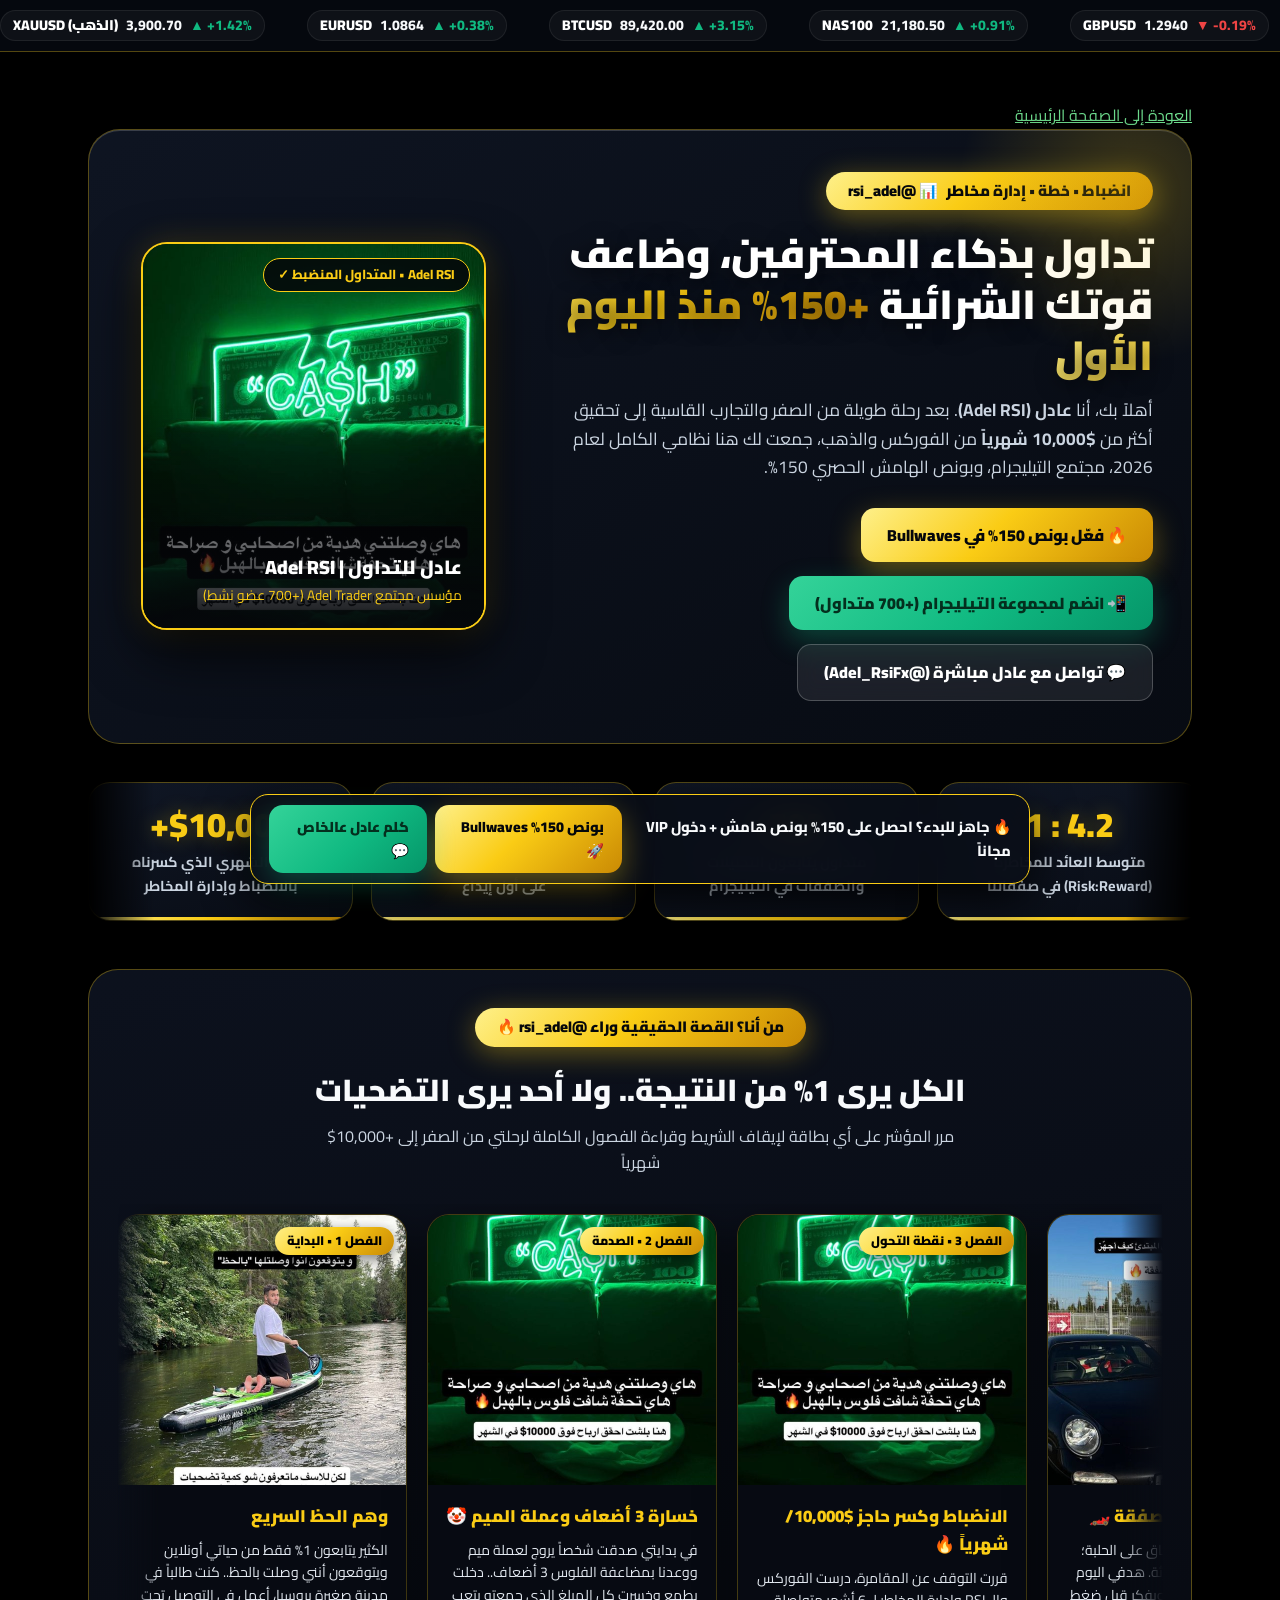
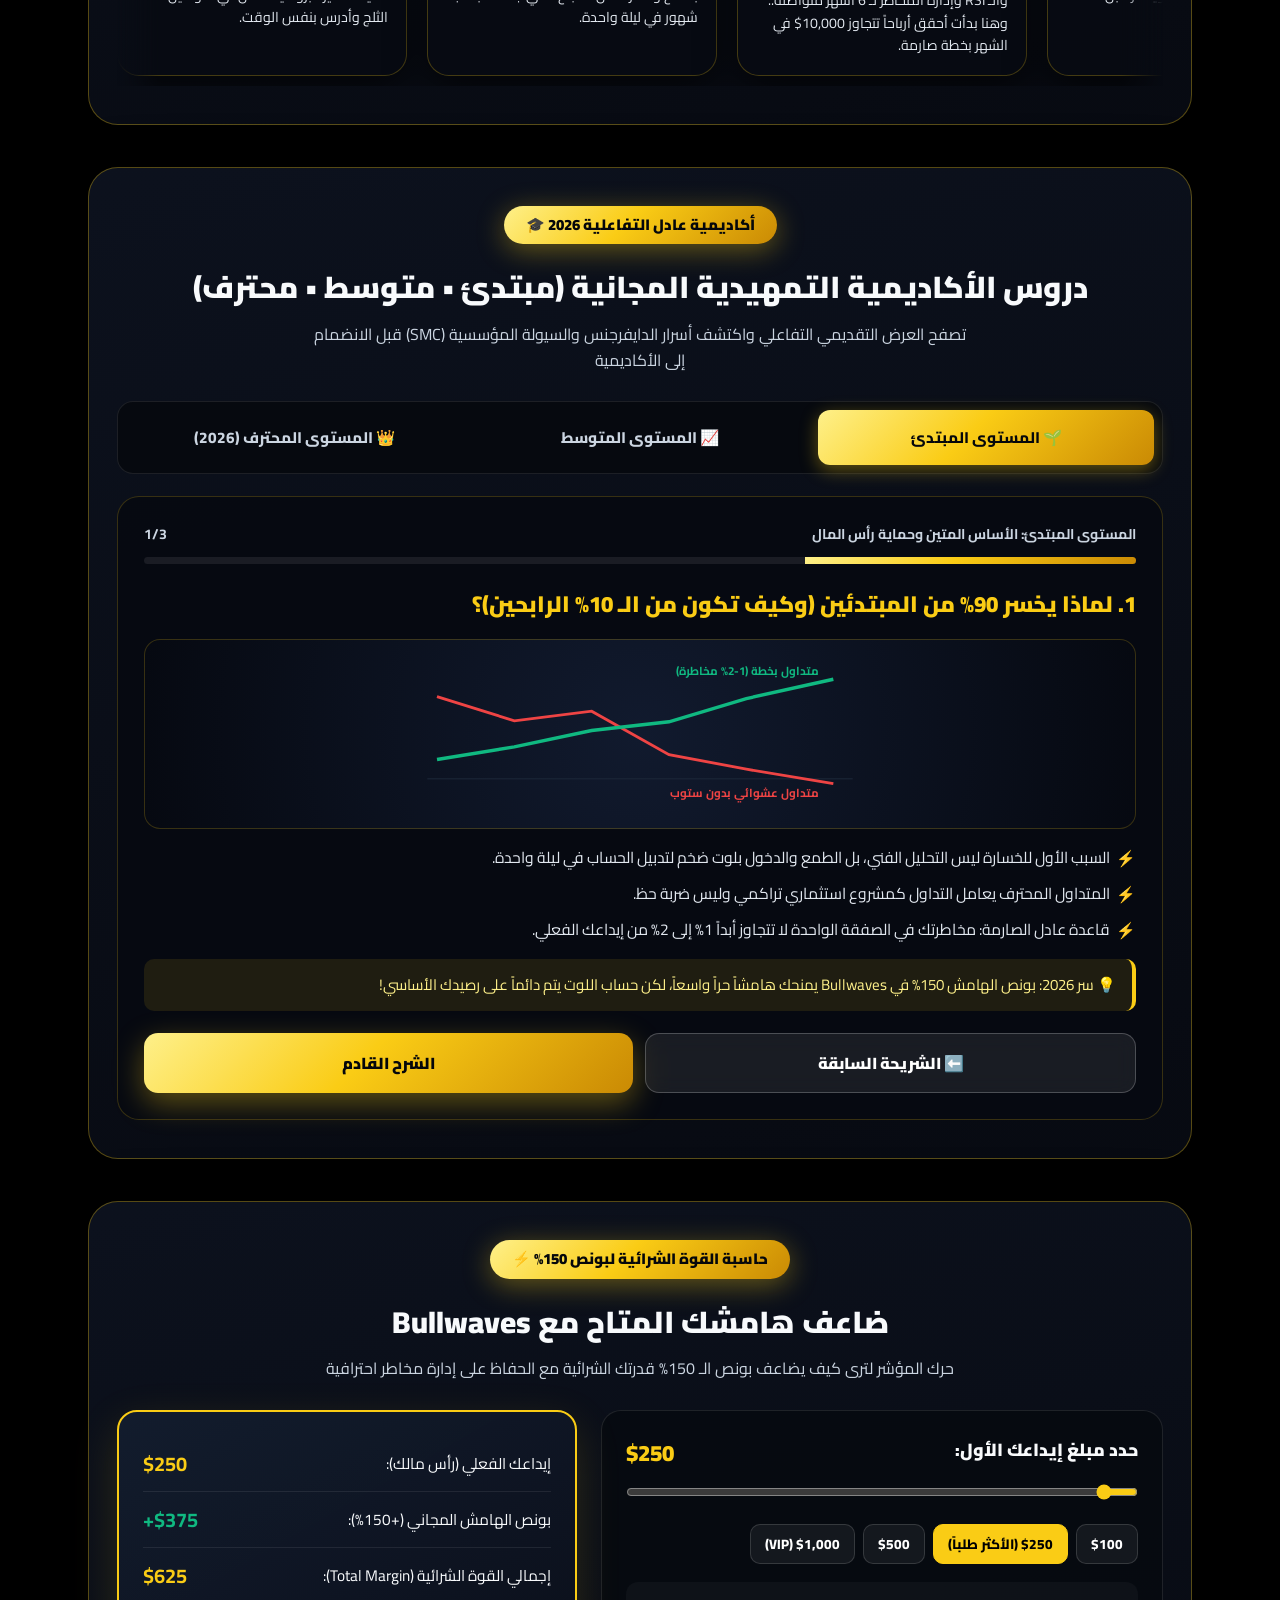
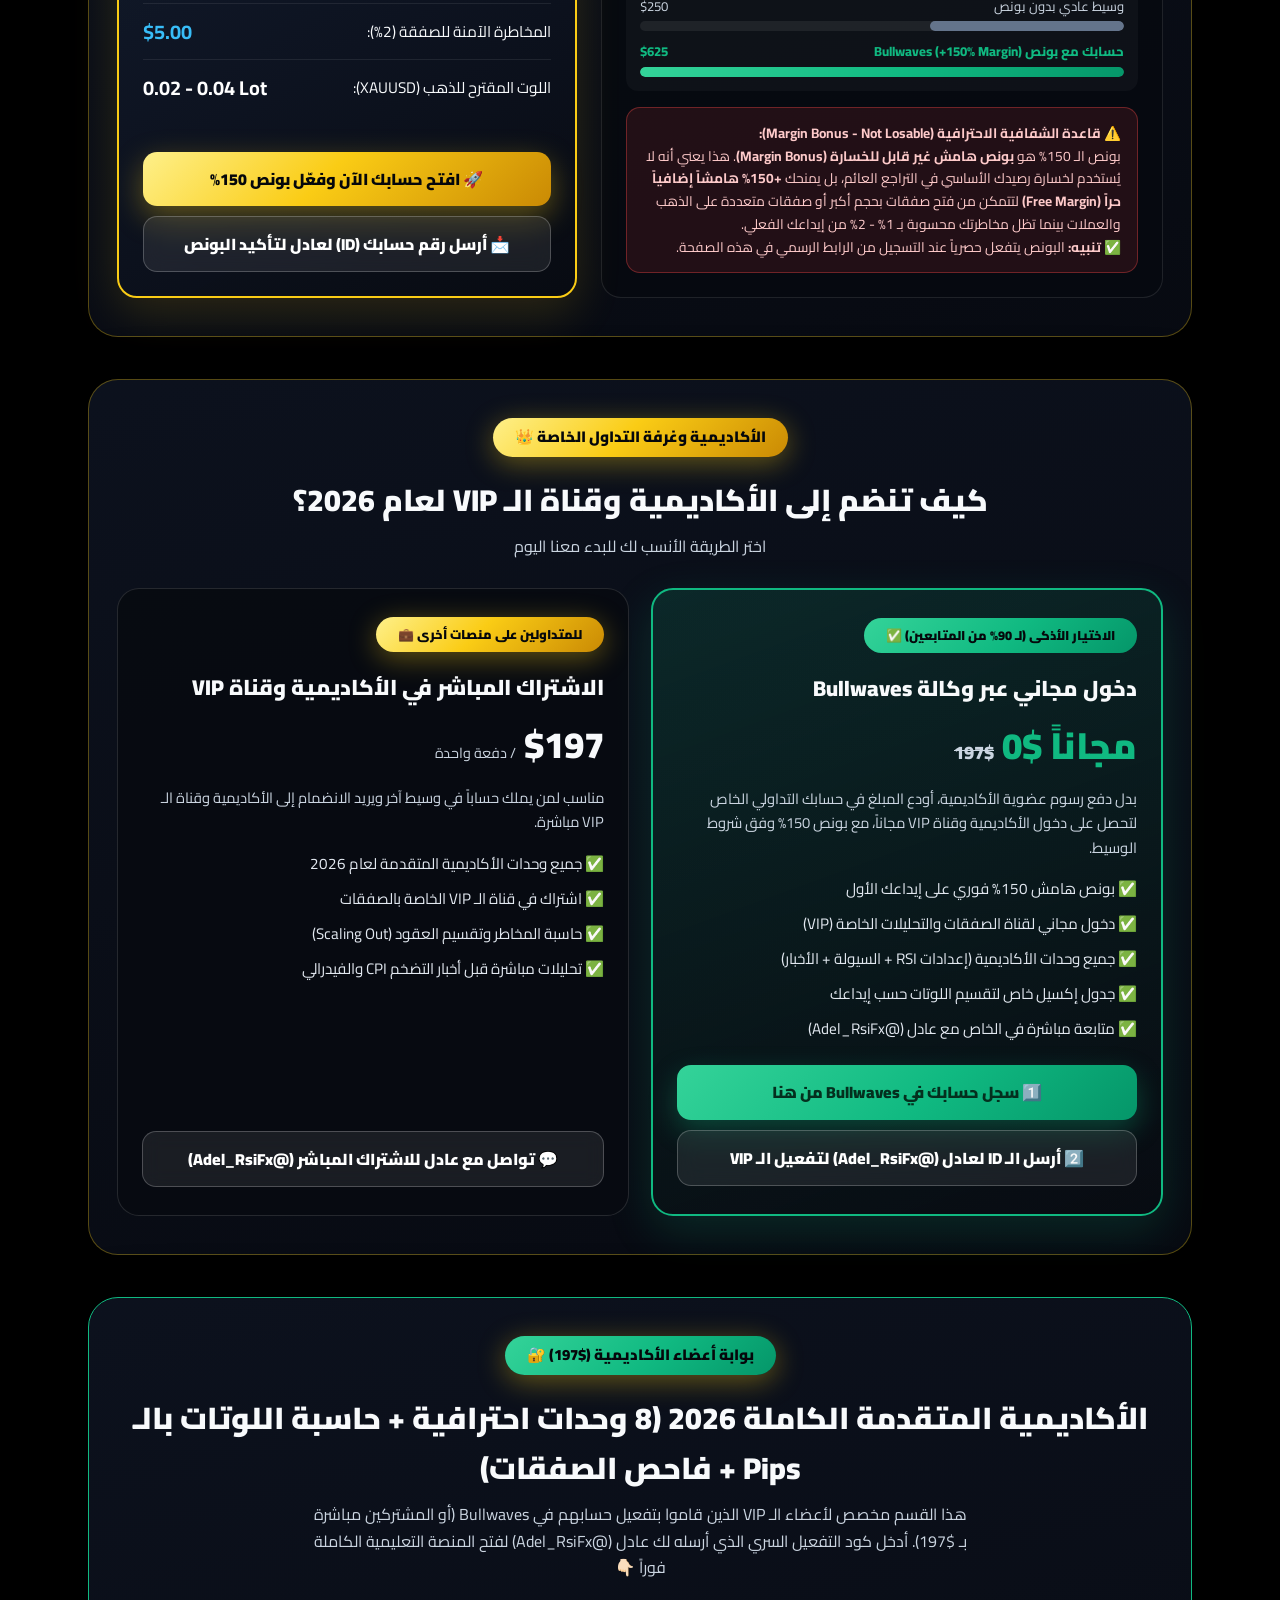
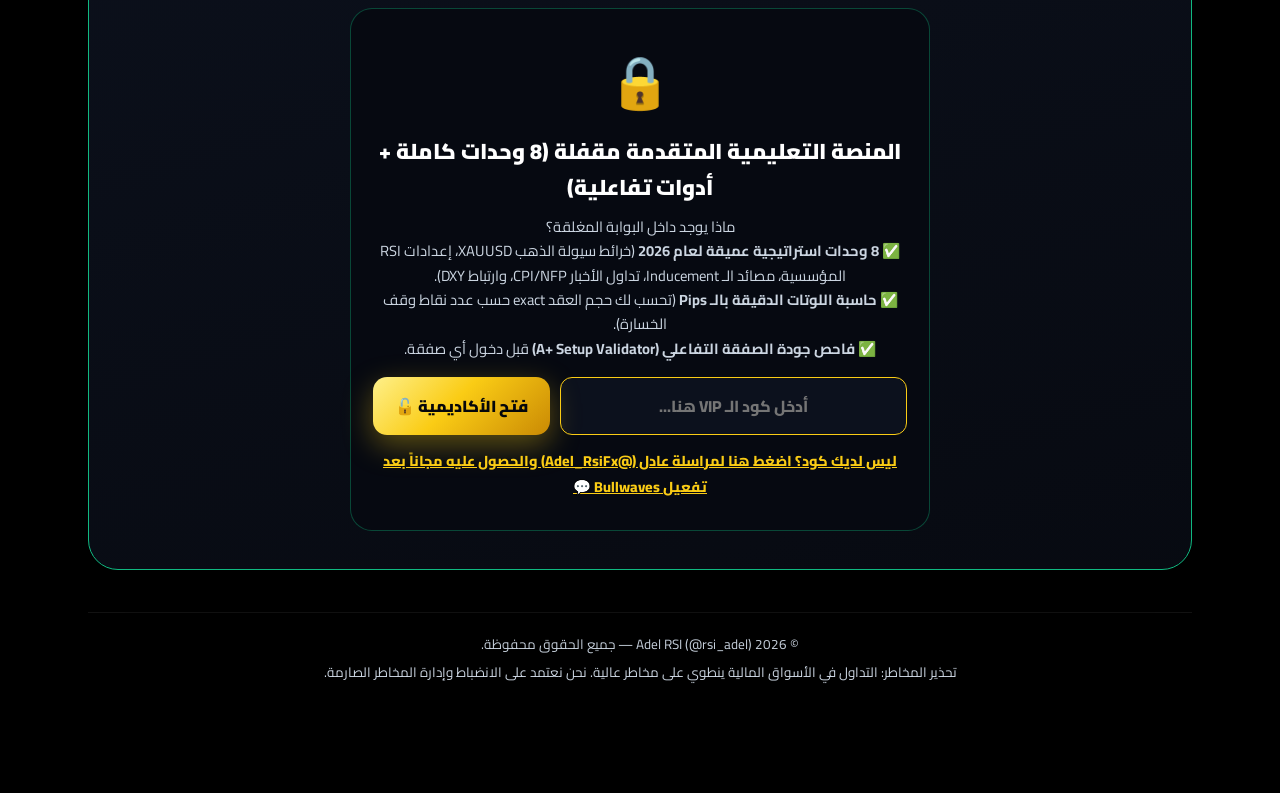
<file: academy.html>
<!DOCTYPE html>
<html lang="ar" dir="rtl">
<head>
  <meta charset="UTF-8" />
  <meta name="viewport" content="width=device-width, initial-scale=1.0" />
  <title>عادل للتداول | Adel RSI (@rsi_adel) — أكاديمية التداول وبونص 150%</title>
  <link rel="preconnect" href="https://fonts.googleapis.com">
  <link rel="preconnect" href="https://fonts.gstatic.com" crossorigin>
  <link href="https://fonts.googleapis.com/css2?family=Cairo:wght@400;600;700;800;900&display=swap" rel="stylesheet">
  <link rel="icon" href="assets/recreation/mark.svg" type="image/svg+xml">
  <link rel="stylesheet" href="css/styles.css" />
</head>
<body>

  <!-- 1. SEAMLESS INFINITE TOP FOREX & GOLD TICKER -->
  <div class="ticker-wrap">
    <div class="ticker-track">
      <!-- Set A -->
      <div class="ticker-group">
        <div class="ticker-item"><span class="ticker-symbol">XAUUSD (الذهب)</span> <span>3,900.70</span> <span class="ticker-up">▲ +1.42%</span></div>
        <div class="ticker-item"><span class="ticker-symbol">EURUSD</span> <span>1.0864</span> <span class="ticker-up">▲ +0.38%</span></div>
        <div class="ticker-item"><span class="ticker-symbol">BTCUSD</span> <span>89,420.00</span> <span class="ticker-up">▲ +3.15%</span></div>
        <div class="ticker-item"><span class="ticker-symbol">NAS100</span> <span>21,180.50</span> <span class="ticker-up">▲ +0.91%</span></div>
        <div class="ticker-item"><span class="ticker-symbol">GBPUSD</span> <span>1.2940</span> <span class="ticker-down">▼ -0.19%</span></div>
        <div class="ticker-item"><span class="ticker-gold">🔥 BULLWAVES EXCLUSIVE</span> <span class="ticker-up">+150% MARGIN BONUS</span></div>
        <div class="ticker-item"><span class="ticker-symbol">US30 (الداو جونز)</span> <span>44,210.00</span> <span class="ticker-up">▲ +0.64%</span></div>
      </div>
      <!-- Set B (Identical duplicate for 100% seamless loop) -->
      <div class="ticker-group">
        <div class="ticker-item"><span class="ticker-symbol">XAUUSD (الذهب)</span> <span>3,900.70</span> <span class="ticker-up">▲ +1.42%</span></div>
        <div class="ticker-item"><span class="ticker-symbol">EURUSD</span> <span>1.0864</span> <span class="ticker-up">▲ +0.38%</span></div>
        <div class="ticker-item"><span class="ticker-symbol">BTCUSD</span> <span>89,420.00</span> <span class="ticker-up">▲ +3.15%</span></div>
        <div class="ticker-item"><span class="ticker-symbol">NAS100</span> <span>21,180.50</span> <span class="ticker-up">▲ +0.91%</span></div>
        <div class="ticker-item"><span class="ticker-symbol">GBPUSD</span> <span>1.2940</span> <span class="ticker-down">▼ -0.19%</span></div>
        <div class="ticker-item"><span class="ticker-gold">🔥 BULLWAVES EXCLUSIVE</span> <span class="ticker-up">+150% MARGIN BONUS</span></div>
        <div class="ticker-item"><span class="ticker-symbol">US30 (الداو جونز)</span> <span>44,210.00</span> <span class="ticker-up">▲ +0.64%</span></div>
      </div>
    </div>
  </div>

  <div class="container">
    <a class="academy-home" href="index.html">العودة إلى الصفحة الرئيسية</a>

    <!-- HERO SECTION -->
    <header class="hero-grid">
      <div>
        <div class="signature-badge">
          <span>انضباط • خطة • إدارة مخاطر</span>
          <span>📊 @rsi_adel</span>
        </div>
        <h1 class="hero-title">
          تداول بذكاء المحترفين، وضاعف قوتك الشرائية <span class="highlight">+150% منذ اليوم الأول</span>
        </h1>
        <p class="hero-desc">
          أهلاً بك، أنا <strong>عادل (Adel RSI)</strong>. بعد رحلة طويلة من الصفر والتجارب القاسية إلى تحقيق أكثر من <strong>$10,000 شهرياً</strong> من الفوركس والذهب، جمعت لك هنا نظامي الكامل لعام 2026، مجتمع التيليجرام، وبونص الهامش الحصري 150%.
        </p>

        <div class="hero-cta-group">
          <a href="https://go.bullwaves.com/visit/?bta=36880&nci=5365" target="_blank" rel="noopener" class="btn btn-gold">
            🔥 فعّل بونص 150% في Bullwaves
          </a>
          <a href="https://t.me/+QgGj8YO7pFdkYTky" target="_blank" rel="noopener" class="btn btn-emerald">
            📲 انضم لمجموعة التيليجرام (+700 متداول)
          </a>
          <a href="https://t.me/Adel_RsiFx?text=%D8%A7%D9%84%D8%B3%D9%84%D8%A7%D9%85%20%D8%B9%D9%84%D9%8A%D9%83%D9%85%20%D8%B9%D8%A7%D8%AF%D9%84%D8%8C%20%D8%A3%D8%B1%D9%8A%D8%AF%20%D8%AA%D9%81%D8%B9%D9%8A%D9%84%20%D8%A8%D9%88%D9%86%D8%B5%20150%25%20%D9%88%D8%A7%D9%84%D8%AF%D8%AE%D9%88%D9%84%20%D9%84%D9%84%D9%80%20VIP" target="_blank" rel="noopener" class="btn btn-glass">
            💬 تواصل مع عادل مباشرة (@Adel_RsiFx)
          </a>
        </div>
      </div>

      <div class="hero-portrait-card">
        <span class="floating-tag">Adel RSI • المتداول المنضبط ✓</span>
        <img src="assets/story_3_laptop.jpg" alt="Adel RSI Trader" />
        <div class="portrait-overlay">
          <div style="font-weight:900; font-size:1.2rem; color:#fff;">عادل للتداول | Adel RSI</div>
          <div style="font-size:0.86rem; color:var(--gold);">مؤسس مجتمع Adel Trader (+700 عضو نشط)</div>
        </div>
      </div>
    </header>

    <!-- 2. CYCLICAL INFINITE NUMBERS & RESULTS CAROUSEL -->
    <div class="metrics-marquee-shell">
      <div class="metrics-marquee-track">
        <!-- Group 1 -->
        <div class="metrics-group">
          <div class="metric-card">
            <div class="metric-num">+$10,000</div>
            <div class="metric-label">الحاجز الشهري الذي كسرناه بالانضباط وإدارة المخاطر</div>
          </div>
          <div class="metric-card">
            <div class="metric-num">150%</div>
            <div class="metric-label">بونص هامش إضافي (Margin Bonus) على أول إيداع</div>
          </div>
          <div class="metric-card">
            <div class="metric-num">+702</div>
            <div class="metric-label">متداول يتابعون التحليلات والصفقات في التيليجرام</div>
          </div>
          <div class="metric-card">
            <div class="metric-num">1 : 4.2</div>
            <div class="metric-label">متوسط العائد للمخاطرة (Risk:Reward) في صفقاتنا</div>
          </div>
          <div class="metric-card">
            <div class="metric-num">1% - 2%</div>
            <div class="metric-label">نسبة المخاطرة الصارمة لحماية رأس المال الأساسي</div>
          </div>
          <div class="metric-card">
            <div class="metric-num">$0 مجاناً</div>
            <div class="metric-label">دخول الأكاديمية وقناة VIP لعملاء Bullwaves</div>
          </div>
        </div>
        <!-- Group 2 (Identical duplicate for infinite loop) -->
        <div class="metrics-group">
          <div class="metric-card">
            <div class="metric-num">+$10,000</div>
            <div class="metric-label">الحاجز الشهري الذي كسرناه بالانضباط وإدارة المخاطر</div>
          </div>
          <div class="metric-card">
            <div class="metric-num">150%</div>
            <div class="metric-label">بونص هامش إضافي (Margin Bonus) على أول إيداع</div>
          </div>
          <div class="metric-card">
            <div class="metric-num">+702</div>
            <div class="metric-label">متداول يتابعون التحليلات والصفقات في التيليجرام</div>
          </div>
          <div class="metric-card">
            <div class="metric-num">1 : 4.2</div>
            <div class="metric-label">متوسط العائد للمخاطرة (Risk:Reward) في صفقاتنا</div>
          </div>
          <div class="metric-card">
            <div class="metric-num">1% - 2%</div>
            <div class="metric-label">نسبة المخاطرة الصارمة لحماية رأس المال الأساسي</div>
          </div>
          <div class="metric-card">
            <div class="metric-num">$0 مجاناً</div>
            <div class="metric-label">دخول الأكاديمية وقناة VIP لعملاء Bullwaves</div>
          </div>
        </div>
      </div>
    </div>

    <!-- 3. CYCLICAL INFINITE STORY CAROUSEL (ADEL'S REAL JOURNEY) -->
    <section class="luxury-section">
      <div class="section-head">
        <div class="signature-badge">من أنا؟ القصة الحقيقية وراء @rsi_adel 🔥</div>
        <h2>الكل يرى 1% من النتيجة.. ولا أحد يرى التضحيات</h2>
        <p>مرر المؤشر على أي بطاقة لإيقاف الشريط وقراءة الفصول الكاملة لرحلتي من الصفر إلى +10,000$ شهرياً</p>
      </div>

      <div class="story-marquee-viewport">
        <div class="story-marquee-track">
          <!-- Set 1 -->
          <div class="story-set">
            <div class="story-card">
              <div class="story-img-wrap">
                <span class="story-step-badge">الفصل 1 • البداية</span>
                <img src="assets/story_1_sup.jpg" alt="Adel Story 1" />
              </div>
              <div class="story-body">
                <div>
                  <h4>وهم الحظ السريع</h4>
                  <p>الكثير يتابعون 1% فقط من حياتي أونلاين ويتوقعون أنني وصلت بالحظ.. كنت طالباً في مدينة صغيرة بروسيا، أعمل في التوصيل تحت الثلج وأدرس بنفس الوقت.</p>
                </div>
              </div>
            </div>

            <div class="story-card">
              <div class="story-img-wrap">
                <span class="story-step-badge">الفصل 2 • الصدمة</span>
                <img src="assets/story_3_laptop.jpg" alt="Adel Story 2" />
              </div>
              <div class="story-body">
                <div>
                  <h4>خسارة 3 أضعاف وعملة الميم 🤡</h4>
                  <p>في بدايتي صدقت شخصاً يروج لعملة ميم ووعدنا بمضاعفة الفلوس 3 أضعاف.. دخلت بطمع وخسرت كل المبلغ الذي جمعته بتعب شهور في ليلة واحدة.</p>
                </div>
              </div>
            </div>

            <div class="story-card">
              <div class="story-img-wrap">
                <span class="story-step-badge">الفصل 3 • نقطة التحول</span>
                <img src="assets/story_3_laptop.jpg" alt="Adel Story 3" />
              </div>
              <div class="story-body">
                <div>
                  <h4>الانضباط وكسر حاجز $10,000/شهرياً 🔥</h4>
                  <p>قررت التوقف عن المقامرة، درست الفوركس والـ RSI وإدارة المخاطر لـ 6 أشهر متواصلة.. وهنا بدأت أحقق أرباحاً تتجاوز 10,000$ في الشهر بخطة صارمة.</p>
                </div>
              </div>
            </div>

            <div class="story-card">
              <div class="story-img-wrap">
                <span class="story-step-badge">الفصل 4 • الاحتراف</span>
                <img src="assets/story_4_bmw.jpg" alt="Adel Story 4" />
              </div>
              <div class="story-body">
                <div>
                  <h4>التجهيز قبل دخول الصفقة 🏎️</h4>
                  <p>التداول مثل قيادة سيارة سباق على الحلبة؛ سرعة بدون فرامل تعني كارثة. هدفي اليوم أن أعلم المبتدئ كيف يجهز ويفكر قبل ضغط زر الشراء أو البيع.</p>
                </div>
              </div>
            </div>

            <div class="story-card">
              <div class="story-img-wrap">
                <span class="story-step-badge">الفصل 5 • رسالتي لك</span>
                <img src="assets/story_5_lifestyle.jpg" alt="Adel Story 5" />
              </div>
              <div class="story-body">
                <div>
                  <h4>الربح على المدى الطويل 📈</h4>
                  <p>طريقتي لا تعدك بالثراء في ليلة واحدة، بل تبني لك مصدر دخل مستمر على المدى الطويل. هذا جزء من قصتي.. تعال نكملها معاً في التيليجرام!</p>
                </div>
              </div>
            </div>
          </div>

          <!-- Set 2 (Duplicate for seamless infinite loop) -->
          <div class="story-set">
            <div class="story-card">
              <div class="story-img-wrap">
                <span class="story-step-badge">الفصل 1 • البداية</span>
                <img src="assets/story_1_sup.jpg" alt="Adel Story 1" />
              </div>
              <div class="story-body">
                <div>
                  <h4>وهم الحظ السريع</h4>
                  <p>الكثير يتابعون 1% فقط من حياتي أونلاين ويتوقعون أنني وصلت بالحظ.. كنت طالباً في مدينة صغيرة بروسيا، أعمل في التوصيل تحت الثلج وأدرس بنفس الوقت.</p>
                </div>
              </div>
            </div>

            <div class="story-card">
              <div class="story-img-wrap">
                <span class="story-step-badge">الفصل 2 • الصدمة</span>
                <img src="assets/story_3_laptop.jpg" alt="Adel Story 2" />
              </div>
              <div class="story-body">
                <div>
                  <h4>خسارة 3 أضعاف وعملة الميم 🤡</h4>
                  <p>في بدايتي صدقت شخصاً يروج لعملة ميم ووعدنا بمضاعفة الفلوس 3 أضعاف.. دخلت بطمع وخسرت كل المبلغ الذي جمعته بتعب شهور في ليلة واحدة.</p>
                </div>
              </div>
            </div>

            <div class="story-card">
              <div class="story-img-wrap">
                <span class="story-step-badge">الفصل 3 • نقطة التحول</span>
                <img src="assets/story_3_laptop.jpg" alt="Adel Story 3" />
              </div>
              <div class="story-body">
                <div>
                  <h4>الانضباط وكسر حاجز $10,000/شهرياً 🔥</h4>
                  <p>قررت التوقف عن المقامرة، درست الفوركس والـ RSI وإدارة المخاطر لـ 6 أشهر متواصلة.. وهنا بدأت أحقق أرباحاً تتجاوز 10,000$ في الشهر بخطة صارمة.</p>
                </div>
              </div>
            </div>

            <div class="story-card">
              <div class="story-img-wrap">
                <span class="story-step-badge">الفصل 4 • الاحتراف</span>
                <img src="assets/story_4_bmw.jpg" alt="Adel Story 4" />
              </div>
              <div class="story-body">
                <div>
                  <h4>التجهيز قبل دخول الصفقة 🏎️</h4>
                  <p>التداول مثل قيادة سيارة سباق على الحلبة؛ سرعة بدون فرامل تعني كارثة. هدفي اليوم أن أعلم المبتدئ كيف يجهز ويفكر قبل ضغط زر الشراء أو البيع.</p>
                </div>
              </div>
            </div>

            <div class="story-card">
              <div class="story-img-wrap">
                <span class="story-step-badge">الفصل 5 • رسالتي لك</span>
                <img src="assets/story_5_lifestyle.jpg" alt="Adel Story 5" />
              </div>
              <div class="story-body">
                <div>
                  <h4>الربح على المدى الطويل 📈</h4>
                  <p>طريقتي لا تعدك بالثراء في ليلة واحدة، بل تبني لك مصدر دخل مستمر على المدى الطويل. هذا جزء من قصتي.. تعال نكملها معاً في التيليجرام!</p>
                </div>
              </div>
            </div>
          </div>
        </div>
      </div>
    </section>

    <!-- 4. 3-LEVEL INTERACTIVE ACADEMY PREVIEW (2026) -->
    <section id="academy-section" class="luxury-section">
      <div class="section-head">
        <div class="signature-badge">أكاديمية عادل التفاعلية 2026 🎓</div>
        <h2>دروس الأكاديمية التمهيدية المجانية (مبتدئ • متوسط • محترف)</h2>
        <p>تصفح العرض التقديمي التفاعلي واكتشف أسرار الدايفرجنس والسيولة المؤسسية (SMC) قبل الانضمام إلى الأكاديمية</p>
      </div>

      <div class="level-tabs">
        <button class="level-tab active" onclick="selectLevel('beginner', this)">🌱 المستوى المبتدئ</button>
        <button class="level-tab" onclick="selectLevel('intermediate', this)">📈 المستوى المتوسط</button>
        <button class="level-tab" onclick="selectLevel('pro', this)">👑 المستوى المحترف (2026)</button>
      </div>

      <div class="presentation-stage">
        <div class="stage-top-meta">
          <span id="slide-level-label">المستوى المبتدئ</span>
          <span id="slide-counter">شريحة 1 من 3</span>
        </div>
        <div class="progress-bar-outer">
          <div id="slide-progress-bar" class="progress-bar-inner"></div>
        </div>

        <h3 id="slide-title" class="slide-heading"></h3>
        <div id="slide-visual" class="slide-chart-frame"></div>
        <ul id="slide-points" class="slide-bullets"></ul>
        <div id="slide-insight" class="slide-pro-tip"></div>

        <div class="slide-controls">
          <button class="btn btn-glass" id="prev-slide-btn" onclick="changeSlide(-1)">⬅️ الشريحة السابقة</button>
          <button class="btn btn-gold" id="next-slide-btn" onclick="changeSlide(1)">الشريحة التالية ➡️</button>
        </div>
      </div>
    </section>

    <!-- 5. 150% MARGIN BONUS POWER CALCULATOR -->
    <section id="bonus-calculator" class="luxury-section">
      <div class="section-head">
        <div class="signature-badge">حاسبة القوة الشرائية لبونص 150% ⚡</div>
        <h2>ضاعف هامشك المتاح مع Bullwaves</h2>
        <p>حرك المؤشر لترى كيف يضاعف بونص الـ 150% قدرتك الشرائية مع الحفاظ على إدارة مخاطر احترافية</p>
      </div>

      <div class="terminal-grid">
        <div class="terminal-box">
          <label for="deposit-range" style="font-weight:900; font-size:1.1rem; display:flex; justify-content:space-between;">
            <span>حدد مبلغ إيداعك الأول:</span>
            <span id="deposit-val-label" style="color:var(--gold); font-size:1.4rem; direction:ltr;">$250</span>
          </label>

          <input type="range" id="deposit-range" min="100" max="3000" step="50" value="250" oninput="updateBonusCalc(this.value)" />

          <div class="preset-chips">
            <button class="chip-btn" onclick="setPresetDeposit(100)">$100</button>
            <button class="chip-btn active" onclick="setPresetDeposit(250)">$250 (الأكثر طلباً)</button>
            <button class="chip-btn" onclick="setPresetDeposit(500)">$500</button>
            <button class="chip-btn" onclick="setPresetDeposit(1000)">$1,000 (VIP)</button>
          </div>

          <div class="power-bars">
            <div class="bar-row">
              <div class="bar-label">
                <span>وسيط عادي بدون بونص</span>
                <span id="bar-normal-txt">$250</span>
              </div>
              <div class="bar-track"><div class="bar-fill-normal"></div></div>
            </div>
            <div class="bar-row" style="margin-bottom:0;">
              <div class="bar-label">
                <span style="color:var(--emerald); font-weight:800;">حسابك مع بونص Bullwaves (+150% Margin)</span>
                <span id="bar-bw-txt" style="color:var(--emerald); font-weight:800;">$625</span>
              </div>
              <div class="bar-track"><div class="bar-fill-bullwaves"></div></div>
            </div>
          </div>

          <div class="rule-alert">
            <strong>⚠️ قاعدة الشفافية الاحترافية (Margin Bonus - Not Losable):</strong><br/>
            بونص الـ 150% هو <strong>بونص هامش غير قابل للخسارة (Margin Bonus)</strong>. هذا يعني أنه لا يُستخدم لخسارة رصيدك الأساسي في التراجع العائم، بل يمنحك <strong>+150% هامشاً إضافياً حراً (Free Margin)</strong> لتتمكن من فتح صفقات بحجم أكبر أو صفقات متعددة على الذهب والعملات بينما تظل مخاطرتك محسوبة بـ 1% - 2% من إيداعك الفعلي.<br/>
            ✅ <strong>تنبيه:</strong> البونص يتفعل حصرياً عند التسجيل من الرابط الرسمي في هذه الصفحة.
          </div>
        </div>

        <div class="terminal-results">
          <div>
            <div class="result-line">
              <span>إيداعك الفعلي (رأس مالك):</span>
              <strong id="calc-deposit">$250</strong>
            </div>
            <div class="result-line">
              <span>بونص الهامش المجاني (+150%):</span>
              <strong id="calc-bonus" style="color:var(--emerald);">+$375</strong>
            </div>
            <div class="result-line">
              <span>إجمالي القوة الشرائية (Total Margin):</span>
              <strong id="calc-total">$625</strong>
            </div>
            <div class="result-line">
              <span>المخاطرة الآمنة للصفقة (2%):</span>
              <strong id="calc-risk" style="color:var(--sky);">$5.00</strong>
            </div>
            <div class="result-line" style="border-bottom:none;">
              <span>اللوت المقترح للذهب (XAUUSD):</span>
              <strong id="calc-lot" style="color:#fff;">0.02 - 0.04 Lot</strong>
            </div>
          </div>

          <div style="margin-top:20px; display:flex; flex-direction:column; gap:10px;">
            <a href="https://go.bullwaves.com/visit/?bta=36880&nci=5365" target="_blank" rel="noopener" class="btn btn-gold">
              🚀 افتح حسابك الآن وفعّل بونص 150%
            </a>
            <a href="https://t.me/Adel_RsiFx?text=%D8%A7%D9%84%D8%B3%D9%84%D8%A7%D9%85%20%D8%B9%D9%84%D9%8A%D9%83%D9%85%20%D8%B9%D8%A7%D8%AF%D9%84%D8%8C%20%D8%A3%D8%B1%D9%8A%D8%AF%20%D8%AA%D9%81%D8%B9%D9%8A%D9%84%20%D8%A8%D9%88%D9%86%D8%B5%20150%25%20%D9%88%D8%A7%D9%84%D8%AF%D8%AE%D9%88%D9%84%20%D9%84%D9%84%D9%80%20VIP" target="_blank" rel="noopener" class="btn btn-glass">
              📩 أرسل رقم حسابك (ID) لعادل لتأكيد البونص
            </a>
          </div>
        </div>
      </div>
    </section>

    <!-- 6. ACADEMY AND VIP MEMBERSHIP OPTIONS -->
    <section id="vip-section" class="luxury-section">
      <div class="section-head">
        <div class="signature-badge">الأكاديمية وغرفة التداول الخاصة 👑</div>
        <h2>كيف تنضم إلى الأكاديمية وقناة الـ VIP لعام 2026؟</h2>
        <p>اختر الطريقة الأنسب لك للبدء معنا اليوم</p>
      </div>

      <div class="vip-grid">
        <div class="vip-card recommended">
          <div>
            <span class="signature-badge" style="background:var(--emerald-gradient); box-shadow:none; font-size:0.8rem;">
              الاختيار الأذكى (لـ 90% من المتابعين) ✅
            </span>
            <h3 style="font-size:1.35rem; font-weight:900;">دخول مجاني عبر وكالة Bullwaves</h3>
            <div class="vip-price" style="color:var(--emerald);">
              مجاناً $0 <del>$197</del>
            </div>
            <p style="color:var(--text-muted); font-size:0.92rem;">
              بدل دفع رسوم عضوية الأكاديمية، أودع المبلغ في حسابك التداولي الخاص لتحصل على دخول الأكاديمية وقناة VIP مجاناً، مع بونص 150% وفق شروط الوسيط.
            </p>
            <ul class="vip-features">
              <li>✅ بونص هامش 150% فوري على إيداعك الأول</li>
              <li>✅ دخول مجاني لقناة الصفقات والتحليلات الخاصة (VIP)</li>
              <li>✅ جميع وحدات الأكاديمية (إعدادات RSI + السيولة + الأخبار)</li>
              <li>✅ جدول إكسيل خاص لتقسيم اللوتات حسب إيداعك</li>
              <li>✅ متابعة مباشرة في الخاص مع عادل (@Adel_RsiFx)</li>
            </ul>
          </div>
          <div style="display:flex; flex-direction:column; gap:10px;">
            <a href="https://go.bullwaves.com/visit/?bta=36880&nci=5365" target="_blank" rel="noopener" class="btn btn-emerald">
              1️⃣ سجل حسابك في Bullwaves من هنا
            </a>
            <a href="https://t.me/Adel_RsiFx?text=%D8%A7%D9%84%D8%B3%D9%84%D8%A7%D9%85%20%D8%B9%D9%84%D9%8A%D9%83%D9%85%20%D8%B9%D8%A7%D8%AF%D9%84%D8%8C%20%D8%A3%D8%B1%D9%8A%D8%AF%20%D8%AA%D9%81%D8%B9%D9%8A%D9%84%20%D8%A8%D9%88%D9%86%D8%B5%20150%25%20%D9%88%D8%A7%D9%84%D8%AF%D8%AE%D9%88%D9%84%20%D9%84%D9%84%D9%80%20VIP" target="_blank" rel="noopener" class="btn btn-glass">
              2️⃣ أرسل الـ ID لعادل (@Adel_RsiFx) لتفعيل الـ VIP
            </a>
          </div>
        </div>

        <div class="vip-card">
          <div>
            <span class="signature-badge" style="font-size:0.8rem;">للمتداولين على منصات أخرى 💼</span>
            <h3 style="font-size:1.35rem; font-weight:900;">الاشتراك المباشر في الأكاديمية وقناة VIP</h3>
            <div class="vip-price">
              $197 <span style="font-size:0.9rem; color:var(--text-muted); font-weight:400;">/ دفعة واحدة</span>
            </div>
            <p style="color:var(--text-muted); font-size:0.92rem;">
              مناسب لمن يملك حساباً في وسيط آخر ويريد الانضمام إلى الأكاديمية وقناة الـ VIP مباشرة.
            </p>
            <ul class="vip-features">
              <li>✅ جميع وحدات الأكاديمية المتقدمة لعام 2026</li>
              <li>✅ اشتراك في قناة الـ VIP الخاصة بالصفقات</li>
              <li>✅ حاسبة المخاطر وتقسيم العقود (Scaling Out)</li>
              <li>✅ تحليلات مباشرة قبل أخبار التضخم CPI والفيدرالي</li>
            </ul>
          </div>
          <a href="https://t.me/Adel_RsiFx?text=%D8%A7%D9%84%D8%B3%D9%84%D8%A7%D9%85%20%D8%B9%D9%84%D9%8A%D9%83%D9%85%20%D8%B9%D8%A7%D8%AF%D9%84%D8%8C%20%D8%A3%D8%B1%D9%8A%D8%AF%20%D8%AA%D9%81%D8%B9%D9%8A%D9%84%20%D8%A8%D9%88%D9%86%D8%B5%20150%25%20%D9%88%D8%A7%D9%84%D8%AF%D8%AE%D9%88%D9%84%20%D9%84%D9%84%D9%80%20VIP" target="_blank" rel="noopener" class="btn btn-glass">
            💬 تواصل مع عادل للاشتراك المباشر (@Adel_RsiFx)
          </a>
        </div>
      </div>
    </section>

    <!-- 7. LOCKED PAID VIP MASTERCLASS ($197 OR FREE CODE VIA BULLWAVES) -->
    <section id="vip-masterclass-vault" class="luxury-section" style="border-color: var(--emerald);">
      <div class="section-head">
        <div class="signature-badge" style="background: var(--emerald-gradient);">بوابة أعضاء الأكاديمية ($197) 🔐</div>
        <h2>الأكاديمية المتقدمة الكاملة 2026 (8 وحدات احترافية + حاسبة اللوتات بالـ Pips + فاحص الصفقات)</h2>
        <p>هذا القسم مخصص لأعضاء الـ VIP الذين قاموا بتفعيل حسابهم في Bullwaves (أو المشتركين مباشرة بـ $197). أدخل كود التفعيل السري الذي أرسله لك عادل (@Adel_RsiFx) لفتح المنصة التعليمية الكاملة فوراً 👇🏻</p>
      </div>

      <!-- LOCK SCREEN -->
      <div id="vip-vault-locked" style="max-width:580px; margin:0 auto; text-align:center; background:rgba(7,10,17,0.95); border:1px solid rgba(16,185,129,0.35); border-radius:22px; padding:30px 22px;">
        <div style="font-size:3.2rem; margin-bottom:10px;">🔒</div>
        <h3 style="font-size:1.35rem; font-weight:900; margin-bottom:10px; color:#fff;">المنصة التعليمية المتقدمة مقفلة (8 وحدات كاملة + أدوات تفاعلية)</h3>
        <p style="font-size:0.92rem; color:var(--text-muted); margin-bottom:16px;">
          ماذا يوجد داخل البوابة المغلقة؟<br/>
          ✅ <strong>8 وحدات استراتيجية عميقة لعام 2026</strong> (خرائط سيولة الذهب XAUUSD، إعدادات RSI المؤسسية، مصائد الـ Inducement، تداول الأخبار CPI/NFP، وارتباط DXY).<br/>
          ✅ <strong>حاسبة اللوتات الدقيقة بالـ Pips</strong> (تحسب لك حجم العقد exact حسب عدد نقاط وقف الخسارة).<br/>
          ✅ <strong>فاحص جودة الصفقة التفاعلي (A+ Setup Validator)</strong> قبل دخول أي صفقة.
        </p>
        <div style="display:flex; gap:10px; margin-bottom:12px;">
          <input id="vip-secret-input" type="text" placeholder="أدخل كود الـ VIP هنا..." style="flex:1; padding:13px 16px; border-radius:12px; border:1px solid var(--gold); background:#0c111d; color:#fff; font-family:'Cairo',sans-serif; font-size:1rem; text-align:center; font-weight:800;" />
          <button onclick="unlockVipVault()" class="btn btn-gold" style="padding:13px 22px;">فتح الأكاديمية 🔓</button>
        </div>
        <div id="vip-code-error" style="color:var(--crimson); font-size:0.86rem; font-weight:700; display:none; margin-bottom:10px;">
          ❌ الكود غير صحيح! تواصل مع عادل (@Adel_RsiFx) بعد تفعيل حسابك في Bullwaves للحصول على الكود الصحيح.
        </div>
        <a href="https://t.me/Adel_RsiFx?text=%D8%A7%D9%84%D8%B3%D9%84%D8%A7%D9%85%20%D8%B9%D9%84%D9%8A%D9%83%D9%85%20%D8%B9%D8%A7%D8%AF%D9%84%D8%8C%20%D8%A3%D8%B1%D9%8A%D8%AF%20%D8%AA%D9%81%D8%B9%D9%8A%D9%84%20%D8%A8%D9%88%D9%86%D8%B5%20150%25%20%D9%88%D8%A7%D9%84%D8%AF%D8%AE%D9%88%D9%84%20%D9%84%D9%84%D9%80%20VIP" target="_blank" rel="noopener" style="color:var(--gold); font-size:0.9rem; font-weight:800; text-decoration:underline;">
          ليس لديك كود؟ اضغط هنا لمراسلة عادل (@Adel_RsiFx) والحصول عليه مجاناً بعد تفعيل Bullwaves 💬
        </a>
      </div>

      <!-- UNLOCKED VIP FULL LMS PORTAL -->
      <div id="vip-vault-unlocked" style="display:none;">
        <div style="background:rgba(16,185,129,0.15); border:1px solid var(--emerald); padding:18px 22px; border-radius:16px; text-align:center; margin-bottom:26px; color:#34d399; font-weight:900; font-size:1.05rem;">
          <div>✅ تم تفعيل عضوية الـ VIP بنجاح! أهلاً بك في المنصة الاحترافية الكاملة لـ عادل (نسخة 2026) — جميع الوحدات الـ 8 والأدوات مفتوحة لك الآن 👑</div>
          <div style="margin-top:14px;">
            <a href="https://t.me/+6-dd9NqmB_RhZjc6" target="_blank" rel="noopener" class="btn btn-gold" style="padding:12px 26px; font-size:1rem; box-shadow:0 8px 25px rgba(250,204,21,0.35);">
              👑 ادخل الآن غرفة الصفقات الخاصة في تيليجرام (Adel VIP Channel)
            </a>
          </div>
        </div>

        <!-- MODULE SELECTOR GRID (8 PRO MODULES) -->
        <div id="vip-modules-nav" style="display:grid; grid-template-columns:repeat(auto-fit, minmax(210px, 1fr)); gap:10px; margin-bottom:22px;">
          <button class="chip-btn active" style="padding:11px 12px; text-align:right;" onclick="selectVipModule(0, this)">1️⃣ خريطة سيولة الذهب XAUUSD</button>
          <button class="chip-btn" style="padding:11px 12px; text-align:right;" onclick="selectVipModule(1, this)">2️⃣ إعدادات RSI المؤسسية 2026</button>
          <button class="chip-btn" style="padding:11px 12px; text-align:right;" onclick="selectVipModule(2, this)">3️⃣ استراتيجية القناص (OB + FVG)</button>
          <button class="chip-btn" style="padding:11px 12px; text-align:right;" onclick="selectVipModule(3, this)">4️⃣ بروتوكول الأخبار (CPI & NFP)</button>
          <button class="chip-btn" style="padding:11px 12px; text-align:right;" onclick="selectVipModule(4, this)">5️⃣ كشف مصيدة الـ Inducement</button>
          <button class="chip-btn" style="padding:11px 12px; text-align:right;" onclick="selectVipModule(5, this)">6️⃣ ارتباط DXY والذهب و NAS100</button>
          <button class="chip-btn" style="padding:11px 12px; text-align:right;" onclick="selectVipModule(6, this)">7️⃣ هندسة العقود وبونص 150%</button>
          <button class="chip-btn" style="padding:11px 12px; text-align:right;" onclick="selectVipModule(7, this)">8️⃣ الدرع النفسي وخطة التراكم</button>
        </div>

        <!-- ACTIVE VIP MODULE VIEWER -->
        <div class="presentation-stage" style="border-color:var(--emerald); margin-bottom:32px;">
          <div class="stage-top-meta">
            <span id="vip-mod-badge" style="color:var(--emerald); font-weight:900;">الوحدة الاحترافية 1 من 8</span>
            <span id="vip-mod-tf" style="background:rgba(250,204,21,0.15); color:var(--gold); padding:3px 12px; border-radius:99px; font-size:0.82rem;">الفريم المعتمد: M15 / M5</span>
          </div>
          <h3 id="vip-mod-title" class="slide-heading" style="font-size:1.45rem; margin-top:6px;"></h3>
          <p id="vip-mod-summary" style="color:var(--text-muted); font-size:0.96rem; margin-bottom:14px;"></p>

          <div id="vip-mod-svg" class="slide-chart-frame"></div>

          <div style="display:grid; grid-template-columns:repeat(auto-fit, minmax(260px, 1fr)); gap:16px; margin-top:18px;">
            <div style="background:rgba(255,255,255,0.03); border:1px solid rgba(255,255,255,0.08); border-radius:14px; padding:16px;">
              <h4 style="color:var(--gold); font-size:1rem; margin-bottom:10px;">📌 خطوات التنفيذ الدقيقة (Step-by-Step):</h4>
              <ul id="vip-mod-steps" class="slide-bullets" style="margin:0;"></ul>
            </div>
            <div style="background:rgba(16,185,129,0.06); border:1px solid rgba(16,185,129,0.25); border-radius:14px; padding:16px;">
              <h4 style="color:var(--emerald); font-size:1rem; margin-bottom:10px;">🎯 شروط الدخول وإدارة الصفقة:</h4>
              <ul id="vip-mod-rules" class="slide-bullets" style="margin:0;"></ul>
            </div>
          </div>

          <div id="vip-mod-secret" class="slide-pro-tip" style="margin-top:18px;"></div>

          <div class="slide-controls">
            <button class="btn btn-glass" onclick="stepVipModule(-1)">⬅️ الوحدة السابقة</button>
            <button class="btn btn-emerald" onclick="stepVipModule(1)">الوحدة الاحترافية التالية ➡️</button>
          </div>
        </div>

        <!-- VIP INTERACTIVE TOOLS GRID: PIP LOT CALCULATOR + 7-POINT VALIDATOR -->
        <div class="terminal-grid">
          <!-- TOOL 1: PRECISION PIP & LOT SIZE CALCULATOR -->
          <div class="terminal-box" style="border-color:var(--gold);">
            <span class="signature-badge" style="font-size:0.8rem; margin-bottom:10px;">أداة الـ VIP رقم 1 🧮</span>
            <h3 style="font-size:1.25rem; font-weight:900; color:#fff; margin-bottom:6px;">حاسبة حجم اللوت الدقيقة حسب نقاط الاستوب (Pips)</h3>
            <p style="font-size:0.86rem; color:var(--text-muted); margin-bottom:16px;">أدخل رصيدك الفعلي وعدد نقاط وقف الخسارة (Stop Loss) لتحصل على اللوت الدقيق فوراً</p>

            <div style="display:grid; grid-template-columns:1fr 1fr; gap:12px; margin-bottom:14px;">
              <div>
                <label style="font-size:0.84rem; color:var(--text-muted); display:block; margin-bottom:4px;">رصيدك الفعلي ($):</label>
                <input id="vip-calc-bal" type="number" value="500" min="50" step="50" oninput="runVipPipCalc()" style="width:100%; padding:10px; border-radius:10px; border:1px solid rgba(255,255,255,0.18); background:#0c1220; color:#fff; font-family:'Cairo',sans-serif; font-weight:800;" />
              </div>
              <div>
                <label style="font-size:0.84rem; color:var(--text-muted); display:block; margin-bottom:4px;">الأصل المالي:</label>
                <select id="vip-calc-asset" onchange="runVipPipCalc()" style="width:100%; padding:10px; border-radius:10px; border:1px solid rgba(255,255,255,0.18); background:#0c1220; color:#fff; font-family:'Cairo',sans-serif; font-weight:800;">
                  <option value="XAUUSD">الذهب (XAUUSD)</option>
                  <option value="EURUSD">العملات (EURUSD / GBPUSD)</option>
                  <option value="NAS100">مؤشر الناسداك (NAS100)</option>
                </select>
              </div>
              <div>
                <label style="font-size:0.84rem; color:var(--text-muted); display:block; margin-bottom:4px;">نسبة المخاطرة (%):</label>
                <select id="vip-calc-riskpct" onchange="runVipPipCalc()" style="width:100%; padding:10px; border-radius:10px; border:1px solid rgba(255,255,255,0.18); background:#0c1220; color:#fff; font-family:'Cairo',sans-serif; font-weight:800;">
                  <option value="1">1.0% (محافظ جداً)</option>
                  <option value="1.5">1.5% (مثالي)</option>
                  <option value="2" selected>2.0% (الحد الأقصى لعادل)</option>
                </select>
              </div>
              <div>
                <label style="font-size:0.84rem; color:var(--text-muted); display:block; margin-bottom:4px;">حجم الاستوب (Pips):</label>
                <input id="vip-calc-slpips" type="number" value="25" min="5" max="200" oninput="runVipPipCalc()" style="width:100%; padding:10px; border-radius:10px; border:1px solid rgba(255,255,255,0.18); background:#0c1220; color:#fff; font-family:'Cairo',sans-serif; font-weight:800;" />
              </div>
            </div>

            <div style="background:#0d1424; border:1px solid var(--gold); border-radius:14px; padding:14px;">
              <div class="result-line">
                <span>القوة الشرائية مع بونص Bullwaves (+150%):</span>
                <strong id="vip-out-margin">$1,250</strong>
              </div>
              <div class="result-line">
                <span>المبلغ المعرض للمخاطرة ($):</span>
                <strong id="vip-out-riskusd" style="color:var(--sky);">$10.00</strong>
              </div>
              <div class="result-line">
                <span>حجم العقد الموصى به (Lot Size):</span>
                <strong id="vip-out-lot" style="color:var(--emerald); font-size:1.4rem;">0.04 Lot</strong>
              </div>
              <div class="result-line" style="border-bottom:none;">
                <span>الربح المتوقع عند الهدف الثاني (1:3 R:R):</span>
                <strong id="vip-out-tp2" style="color:var(--gold);">+$30.00</strong>
              </div>
            </div>
          </div>

          <!-- TOOL 2: 7-POINT PRE-TRADE CHECKLIST VALIDATOR -->
          <div class="terminal-box" style="border-color:var(--emerald);">
            <span class="signature-badge" style="background:var(--emerald-gradient); font-size:0.8rem; margin-bottom:10px;">أداة الـ VIP رقم 2 ✅</span>
            <h3 style="font-size:1.25rem; font-weight:900; color:#fff; margin-bottom:6px;">فاحص جودة الصفقة قبل التنفيذ (A+ Validator)</h3>
            <p style="font-size:0.86rem; color:var(--text-muted); margin-bottom:12px;">ضع علامة (✓) على الشروط المتوفرة على الشارت الآن قبل ضغط زر الشراء أو البيع:</p>

            <div id="vip-checklist-items" style="display:flex; flex-direction:column; gap:8px; margin-bottom:14px; font-size:0.88rem;">
              <label style="display:flex; align-items:center; gap:10px; cursor:pointer; background:rgba(255,255,255,0.03); padding:8px 12px; border-radius:10px;">
                <input type="checkbox" class="vip-chk" onchange="updateChecklistScore()" style="width:18px; height:18px; accent-color:var(--emerald);" />
                <span>1. تم سحب سيولة قمة/قاع واضح (Liquidity Sweep) أو قاع آسيا/لندن</span>
              </label>
              <label style="display:flex; align-items:center; gap:10px; cursor:pointer; background:rgba(255,255,255,0.03); padding:8px 12px; border-radius:10px;">
                <input type="checkbox" class="vip-chk" onchange="updateChecklistScore()" style="width:18px; height:18px; accent-color:var(--emerald);" />
                <span>2. ظهر دايفرجنس واضح أو ارتداد من مستوى 50 على مؤشر RSI(14)</span>
              </label>
              <label style="display:flex; align-items:center; gap:10px; cursor:pointer; background:rgba(255,255,255,0.03); padding:8px 12px; border-radius:10px;">
                <input type="checkbox" class="vip-chk" onchange="updateChecklistScore()" style="width:18px; height:18px; accent-color:var(--emerald);" />
                <span>3. حدث كسر هيكلة فرعي حقيقي (CHoCH) مع وجود فجوة (FVG / OB)</span>
              </label>
              <label style="display:flex; align-items:center; gap:10px; cursor:pointer; background:rgba(255,255,255,0.03); padding:8px 12px; border-radius:10px;">
                <input type="checkbox" class="vip-chk" onchange="updateChecklistScore()" style="width:18px; height:18px; accent-color:var(--emerald);" />
                <span>4. لا يوجد خبر أمريكي أحمر (CPI / NFP / الفيدرالي) خلال الـ 15 دقيقة القادمة</span>
              </label>
              <label style="display:flex; align-items:center; gap:10px; cursor:pointer; background:rgba(255,255,255,0.03); padding:8px 12px; border-radius:10px;">
                <input type="checkbox" class="vip-chk" onchange="updateChecklistScore()" style="width:18px; height:18px; accent-color:var(--emerald);" />
                <span>5. نسبة العائد للمخاطرة في الصفقة لا تقل عن 1:3 (Risk:Reward)</span>
              </label>
              <label style="display:flex; align-items:center; gap:10px; cursor:pointer; background:rgba(255,255,255,0.03); padding:8px 12px; border-radius:10px;">
                <input type="checkbox" class="vip-chk" onchange="updateChecklistScore()" style="width:18px; height:18px; accent-color:var(--emerald);" />
                <span>6. تم حساب اللوت بحيث لا تتجاوز المخاطرة 1% إلى 2% من الرصيد الفعلي</span>
              </label>
            </div>

            <div id="vip-chk-status" style="padding:12px; border-radius:12px; text-align:center; font-weight:900; background:rgba(250,204,21,0.12); color:var(--gold); font-size:0.92rem;">
              ⏳ نسبة اكتمال شروط الصفقة: 0 من 6 — لا تتسرع بالدخول قبل اكتمال الشروط!
            </div>
          </div>
        </div>

        <!-- LIVE VIP SIGNALS ROOM (EXCLUSIVE TO ADEL2026 DEPOSITORS) -->
        <div style="margin-top:30px; background:linear-gradient(145deg, rgba(16,24,40,0.96), rgba(10,15,28,0.98)); border:1px solid var(--gold); border-radius:22px; padding:26px; box-shadow:0 16px 40px rgba(0,0,0,0.45);">
          <div style="display:flex; flex-wrap:wrap; justify-content:space-between; align-items:center; gap:12px; margin-bottom:18px; border-bottom:1px solid rgba(255,255,255,0.08); padding-bottom:14px;">
            <div>
              <span class="signature-badge" style="background:linear-gradient(135deg,#f59e0b,#d97706); color:#000; font-weight:900; font-size:0.82rem;">📡 غرفة صفقات الـ VIP الخاصة (تحديث الجلسات المباشر)</span>
              <h3 style="font-size:1.35rem; font-weight:900; color:#fff; margin-top:8px;">خريطة الأوامر المؤسسية المعلقة — الذهب والعملات والمؤشرات</h3>
            </div>
            <div style="background:rgba(16,185,129,0.12); border:1px solid var(--emerald); padding:10px 16px; border-radius:14px; text-align:left;">
              <div style="font-size:0.78rem; color:var(--text-muted);">حالة رادار السيولة المؤسسية:</div>
              <div id="vip-live-session-label" style="font-size:0.95rem; font-weight:900; color:#34d399;">🟢 نشط الآن — متابعة سيولة لندن ونيويورك</div>
            </div>
          </div>

          <p style="color:var(--text-muted); font-size:0.92rem; margin-bottom:20px;">
            هذه المستويات مخصصة حصرياً لأعضاء الـ VIP الذين قاموا بتفعيل حسابهم في <strong>Bullwaves</strong>. التزم بحجم اللوت المحسوب أعلاه، وقم دائماً بتأمين 50% من العقد عند الهدف الأول <strong>TP1</strong> مع نقل وقف الخسارة إلى نقطة الدخول (Break-Even).
          </p>

          <div style="display:grid; grid-template-columns:repeat(auto-fit, minmax(280px, 1fr)); gap:16px;">
            <!-- SIGNAL CARD 1: XAUUSD LONDON/NY SNIPER -->
            <div style="background:rgba(255,255,255,0.03); border:1px solid rgba(250,204,21,0.35); border-radius:16px; padding:18px; position:relative;">
              <div style="display:flex; justify-content:space-between; align-items:center; margin-bottom:10px;">
                <span style="font-weight:900; font-size:1.1rem; color:var(--gold);">🥇 XAUUSD (الذهب)</span>
                <span style="background:rgba(16,185,129,0.2); color:#34d399; padding:3px 10px; border-radius:99px; font-size:0.78rem; font-weight:800;">BUY LIMIT / SNIPER</span>
              </div>
              <div style="font-size:0.83rem; color:var(--text-muted); margin-bottom:12px;">السبب الفني: سحب سيولة قاع الجلسة (Liquidity Sweep) + Order Block شرائي على M15 مع دايفرجنس RSI(14).</div>
              <div style="background:#0b111e; border-radius:12px; padding:12px; font-size:0.88rem; margin-bottom:12px;" dir="ltr">
                <div style="display:flex; justify-content:space-between; margin-bottom:6px;"><span style="color:#94a3b8;">Entry Zone:</span> <strong style="color:#fff;">2642.50 - 2639.50</strong></div>
                <div style="display:flex; justify-content:space-between; margin-bottom:6px;"><span style="color:#f87171;">Stop Loss (SL):</span> <strong style="color:#f87171;">2635.00 (-45 Pips)</strong></div>
                <div style="display:flex; justify-content:space-between; margin-bottom:6px;"><span style="color:#34d399;">TP1 (تأمين 50%):</span> <strong style="color:#34d399;">2649.50 (+70 Pips)</strong></div>
                <div style="display:flex; justify-content:space-between; margin-bottom:6px;"><span style="color:#34d399;">TP2 (الهدف الرئيسي):</span> <strong style="color:#34d399;">2658.00 (+155 Pips)</strong></div>
                <div style="display:flex; justify-content:space-between;"><span style="color:#facc15;">TP3 (Runner 1:4):</span> <strong style="color:#facc15;">2668.50 (+260 Pips)</strong></div>
              </div>
              <button class="btn btn-glass" style="width:100%; padding:9px; font-size:0.85rem;" onclick="copyVipSignal('XAUUSD BUY | Entry: 2642.50-2639.50 | SL: 2635.00 | TP1: 2649.50 | TP2: 2658.00 | TP3: 2668.50', this)">📋 نسخ مستويات صفقة الذهب</button>
            </div>

            <!-- SIGNAL CARD 2: XAUUSD COUNTER-SWEEP SELL -->
            <div style="background:rgba(255,255,255,0.03); border:1px solid rgba(248,113,113,0.35); border-radius:16px; padding:18px; position:relative;">
              <div style="display:flex; justify-content:space-between; align-items:center; margin-bottom:10px;">
                <span style="font-weight:900; font-size:1.1rem; color:var(--gold);">🥇 XAUUSD (الذهب - سيناريو القمة)</span>
                <span style="background:rgba(248,113,113,0.2); color:#f87171; padding:3px 10px; border-radius:99px; font-size:0.78rem; font-weight:800;">SELL LIMIT / OB</span>
              </div>
              <div style="font-size:0.83rem; color:var(--text-muted); margin-bottom:12px;">السبب الفني: منطقة عرض مؤسسية غير مخففة (Unmitigated Supply H1) + تشبع شرائي RSI فوق 72.</div>
              <div style="background:#0b111e; border-radius:12px; padding:12px; font-size:0.88rem; margin-bottom:12px;" dir="ltr">
                <div style="display:flex; justify-content:space-between; margin-bottom:6px;"><span style="color:#94a3b8;">Entry Zone:</span> <strong style="color:#fff;">2671.00 - 2674.00</strong></div>
                <div style="display:flex; justify-content:space-between; margin-bottom:6px;"><span style="color:#f87171;">Stop Loss (SL):</span> <strong style="color:#f87171;">2679.00 (-50 Pips)</strong></div>
                <div style="display:flex; justify-content:space-between; margin-bottom:6px;"><span style="color:#34d399;">TP1 (تأمين 50%):</span> <strong style="color:#34d399;">2663.50 (+75 Pips)</strong></div>
                <div style="display:flex; justify-content:space-between; margin-bottom:6px;"><span style="color:#34d399;">TP2 (الهدف الرئيسي):</span> <strong style="color:#34d399;">2654.00 (+170 Pips)</strong></div>
                <div style="display:flex; justify-content:space-between;"><span style="color:#facc15;">TP3 (Runner):</span> <strong style="color:#facc15;">2643.00 (+280 Pips)</strong></div>
              </div>
              <button class="btn btn-glass" style="width:100%; padding:9px; font-size:0.85rem;" onclick="copyVipSignal('XAUUSD SELL | Entry: 2671.00-2674.00 | SL: 2679.00 | TP1: 2663.50 | TP2: 2654.00 | TP3: 2643.00', this)">📋 نسخ مستويات البيع المعلق</button>
            </div>

            <!-- SIGNAL CARD 3: EURUSD LONDON KILLZONE -->
            <div style="background:rgba(255,255,255,0.03); border:1px solid rgba(56,189,248,0.35); border-radius:16px; padding:18px; position:relative;">
              <div style="display:flex; justify-content:space-between; align-items:center; margin-bottom:10px;">
                <span style="font-weight:900; font-size:1.1rem; color:var(--sky);">💶 EURUSD (اليورو دولار)</span>
                <span style="background:rgba(16,185,129,0.2); color:#34d399; padding:3px 10px; border-radius:99px; font-size:0.78rem; font-weight:800;">BUY / SMC FVG</span>
              </div>
              <div style="font-size:0.83rem; color:var(--text-muted); margin-bottom:12px;">السبب الفني: كسر هيكلة صاعد (BOS) على فريم 15 دقيقة + إغلاق فجوة القيمة العادلة (FVG) مع ثبات RSI فوق 50.</div>
              <div style="background:#0b111e; border-radius:12px; padding:12px; font-size:0.88rem; margin-bottom:12px;" dir="ltr">
                <div style="display:flex; justify-content:space-between; margin-bottom:6px;"><span style="color:#94a3b8;">Entry Zone:</span> <strong style="color:#fff;">1.0765 - 1.0755</strong></div>
                <div style="display:flex; justify-content:space-between; margin-bottom:6px;"><span style="color:#f87171;">Stop Loss (SL):</span> <strong style="color:#f87171;">1.0735 (-25 Pips)</strong></div>
                <div style="display:flex; justify-content:space-between; margin-bottom:6px;"><span style="color:#34d399;">TP1 (تأمين 50%):</span> <strong style="color:#34d399;">1.0800 (+40 Pips)</strong></div>
                <div style="display:flex; justify-content:space-between; margin-bottom:6px;"><span style="color:#34d399;">TP2 (الهدف الرئيسي):</span> <strong style="color:#34d399;">1.0840 (+80 Pips)</strong></div>
                <div style="display:flex; justify-content:space-between;"><span style="color:#facc15;">TP3 (Runner):</span> <strong style="color:#facc15;">1.0885 (+125 Pips)</strong></div>
              </div>
              <button class="btn btn-glass" style="width:100%; padding:9px; font-size:0.85rem;" onclick="copyVipSignal('EURUSD BUY | Entry: 1.0765-1.0755 | SL: 1.0735 | TP1: 1.0800 | TP2: 1.0840 | TP3: 1.0885', this)">📋 نسخ مستويات صفقة اليورو</button>
            </div>
          </div>

          <div style="margin-top:18px; display:flex; flex-wrap:wrap; justify-content:space-between; align-items:center; gap:12px; background:rgba(250,204,21,0.08); border:1px dashed var(--gold); border-radius:14px; padding:14px 18px;">
            <div style="font-size:0.9rem; color:#fff;">
              👑 <strong>ميزة خاصة لأعضاء الـ VIP:</strong> هل تريد من عادل مراجعة صفقتك الحالية أو خطة تقسيم اللوتات لحسابك في Bullwaves؟
            </div>
            <a href="https://t.me/Adel_RsiFx?text=%D8%A7%D9%84%D8%B3%D9%84%D8%A7%D9%85%20%D8%B9%D9%84%D9%8A%D9%83%D9%85%20%D8%B9%D8%A7%D8%AF%D9%84%D8%8C%20%D9%82%D9%85%D8%AA%20%D8%A8%D9%81%D8%AA%D8%AD%20%D8%A8%D9%88%D8%A7%D8%A8%D8%A9%20VIP%20(%D9%83%D9%88%D8%AF%20ADEL2026)%20%D9%88%D8%A3%D8%B1%D9%8A%D8%AF%20%D9%85%D8%AA%D8%A7%D8%A8%D8%B9%D8%A9%20%D8%AE%D8%B7%D8%A9%20%D8%AD%D8%B3%D8%A7%D8%A8%D9%8A%20%D9%85%D8%B9%D9%83" target="_blank" rel="noopener" class="btn btn-gold" style="padding:10px 18px; font-size:0.88rem;">
              💬 تواصل مع عادل كعضو VIP مفعل
            </a>
          </div>
        </div>
      </div>
    </section>

    <footer>
      <p>© 2026 Adel RSI (@rsi_adel) — جميع الحقوق محفوظة.</p>
      <p style="margin-top:6px;">تحذير المخاطر: التداول في الأسواق المالية ينطوي على مخاطر عالية. نحن نعتمد على الانضباط وإدارة المخاطر الصارمة.</p>
    </footer>
  </div>

  <!-- FLOATING STICKY BOTTOM ACTION BAR -->
  <div class="sticky-bottom-bar">
    <div class="sticky-text">🔥 جاهز للبدء؟ احصل على 150% بونص هامش + دخول VIP مجاناً</div>
    <div style="display:flex; gap:8px;">
      <a href="https://go.bullwaves.com/visit/?bta=36880&nci=5365" target="_blank" rel="noopener" class="btn btn-gold" style="padding:10px 18px; font-size:0.9rem;">
        بونص 150% Bullwaves 🚀
      </a>
      <a href="https://t.me/Adel_RsiFx?text=%D8%A7%D9%84%D8%B3%D9%84%D8%A7%D9%85%20%D8%B9%D9%84%D9%8A%D9%83%D9%85%20%D8%B9%D8%A7%D8%AF%D9%84%D8%8C%20%D8%A3%D8%B1%D9%8A%D8%AF%20%D8%AA%D9%81%D8%B9%D9%8A%D9%84%20%D8%A8%D9%88%D9%86%D8%B5%20150%25%20%D9%88%D8%A7%D9%84%D8%AF%D8%AE%D9%88%D9%84%20%D9%84%D9%84%D9%80%20VIP" target="_blank" rel="noopener" class="btn btn-emerald" style="padding:10px 18px; font-size:0.9rem;">
        كلم عادل عالخاص 💬
      </a>
    </div>
  </div>

  <script src="js/app.js?v=3"></script>
</body>
</html>
</file>
<file: css/landing.css>
/* Desktop composition: split portrait hero, three audience cards, instructor, curriculum, plans and FAQ. */
:root{color-scheme:dark;--paper:#000;--ink:#fff;--muted:#ccc;--green:#15d64c;--red:#ff4649;--wrap:1200px}
*,*::before,*::after{box-sizing:border-box}
html{background:#000;scroll-behavior:smooth}
body{margin:0;background:#000;color:var(--ink);font:400 16px/1.55 Cairo,Arial,sans-serif}
img{display:block;max-width:100%}
a{color:inherit}
:focus-visible{outline:3px solid var(--green);outline-offset:5px}
h1,h2,h3,p,figure,ul,ol{margin:0}
section[id]{scroll-margin-top:28px}
.wrap{width:min(var(--wrap),calc(100% - 48px));margin-inline:auto}
.compact{width:min(880px,calc(100% - 48px));margin-inline:auto}
.metal{font-family:Kufam,Cairo,Arial,sans-serif;font-weight:900;line-height:1.19;color:#eee;background:linear-gradient(175deg,#f9f9f9 15%,#b0b0b0 38%,#fafafa 53%,#c6c6c6 77%,#f1f1f1);background-clip:text;-webkit-text-fill-color:transparent}
h2{font-size:clamp(2rem,3.15vw,4rem);text-align:center}
.hero,.mentor,.plans,.audience{position:relative;isolation:isolate}
.hero{overflow:hidden}
.hero-inner{position:relative;direction:ltr;display:grid;grid-template-columns:45% 55%;min-height:clamp(580px,49vw,900px);padding-top:clamp(34px,3.45vw,66px)}
.hero-copy,.mentor-copy{direction:rtl}
.hero-copy{justify-self:start;position:relative;z-index:2;width:min(100%,525px);padding-top:0}
.hero h1{text-align:left;font-size:clamp(2.8rem,4.35vw,5.2rem);line-height:1.12;letter-spacing:-.045em}
.last-line{display:flex;direction:ltr;align-items:center;gap:14px;width:max-content;max-width:100%;white-space:nowrap}
.coin-pill{color:#d5d5d5;-webkit-text-fill-color:initial;direction:ltr;display:inline-flex;align-items:center;gap:2px;padding:7px 13px 7px 8px;background:#202020;border:1px solid #303030;border-radius:50px;text-decoration:none;font:600 16px/1 Arial,sans-serif;white-space:nowrap;letter-spacing:0}
.coin-pill i{font-style:normal;border-radius:50%;width:20px;height:20px;display:grid;place-items:center;background:#080808;color:#f4a31f}
.coin-pill i:first-child{color:#8f9dc1}
.coin-pill i:nth-child(3){color:#ffd34a}
.coin-pill span{margin-left:7px}
.lede{margin-top:clamp(19px,2vw,38px);text-align:left;max-width:440px;font-size:clamp(.88rem,1.05vw,1.17rem);color:#efefef}
.lede span{color:#28ed5b;font-weight:900}
.hero-actions,.section-actions{display:flex;direction:ltr;align-items:center;gap:20px;margin-top:clamp(25px,3vw,52px)}
.button{display:inline-grid;place-items:center;min-height:60px;padding:14px 27px;text-align:center;text-decoration:none;direction:rtl;border:1px solid #08b536;border-bottom:4px solid #0b8b2c;border-radius:8px;color:#011505;background:radial-gradient(ellipse at 55% -10%,#51f478,transparent 60%),linear-gradient(145deg,#0fc345,#12d54b 58%,#50de75);box-shadow:0 11px 23px -16px #09f046;font-size:.94rem;font-weight:900;transition:filter .16s ease}
.button:hover{filter:brightness(1.14)}
.hero-actions .button{min-height:clamp(64px,5.45vw,105px);min-width:clamp(180px,17vw,325px);font-size:clamp(.88rem,1.1vw,1.18rem)}
.quiet-link{direction:rtl;text-decoration:none;color:#c7c7c7;font-size:.86rem;text-align:right;white-space:nowrap}
.quiet-link:hover{text-decoration:underline}
.hero-portrait{position:relative;align-self:end;min-width:0;margin-left:-5%;margin-right:-5%}
.hero-portrait img,.mentor-photo{width:100%;mask-image:linear-gradient(#000 85%,transparent 100%)}
.hero-portrait img{width:86%;max-height:calc(clamp(580px,49vw,900px) - 60px);object-fit:contain;object-position:bottom}
.hero-portrait figcaption{position:absolute;left:82%;top:39%;text-align:left;direction:rtl;white-space:nowrap}
.hero-portrait strong{display:block;font-size:clamp(1.45rem,2.2vw,2.65rem);line-height:1.06}
.hero-portrait small{display:block;margin-top:10px;color:#38eb5e;font-size:clamp(.67rem,.8vw,.9rem)}
.hero-portrait small::after{content:"";display:inline-block;vertical-align:middle;margin-right:7px;width:13px;height:1px;background:currentColor}
.chess{position:absolute;z-index:-1;bottom:0;width:clamp(77px,11vw,207px);pointer-events:none;filter:saturate(.6) brightness(.75);mask-image:linear-gradient(#000 80%,transparent 100%)}
.chess-queen{left:3%}.chess-knight{right:3%}
.market{position:absolute;z-index:-1;width:clamp(100px,13vw,245px);pointer-events:none;opacity:.37;filter:blur(2px);top:19%}
.market-left{left:-2%}.market-right{right:-2%;transform:scaleX(-1);filter:grayscale(.8)}
.audience{padding-top:25px;overflow:hidden}
.audience-grid{direction:ltr;display:grid;grid-template-columns:repeat(3,1fr);gap:clamp(14px,1.65vw,30px);margin-top:clamp(35px,3.7vw,70px);position:relative;z-index:1}
.audience article{direction:rtl;background:#151515;padding:clamp(16px,2vw,36px);border-radius:14px;align-self:start}
.audience article img{width:100%;aspect-ratio:1.59;object-fit:cover;border-radius:8px;filter:brightness(.82)}
.audience h3{margin-top:19px;font-size:clamp(1.12rem,1.35vw,1.5rem)}
.audience p{margin-top:6px;font-size:clamp(.87rem,1vw,1.12rem);color:var(--muted)}
.table-art{width:100%;max-height:290px;object-fit:cover;object-position:bottom;margin-top:-7px;mask-image:linear-gradient(transparent,#000 24%,#000 83%,transparent)}
.mentor{padding:clamp(45px,6vw,100px) 0 0;overflow:hidden}
.mentor-grid{direction:ltr;display:grid;grid-template-columns:53% 35%;justify-content:center;align-items:center;gap:2%}
.mentor-photo{max-height:680px;object-fit:contain}
.mentor-copy h2{text-align:right}
.quote{margin-top:25px;font-size:clamp(1rem,1.2vw,1.35rem);color:#e1e1e1;border-inline-start:3px solid var(--green);padding-inline-start:13px}
.mentor-copy ul{list-style:none;padding:0;margin-top:35px;color:var(--muted)}
.mentor-copy li{display:flex;gap:15px;align-items:flex-start;margin-bottom:23px}
.mentor-copy li::before{content:"✓";flex:0 0 22px;display:grid;place-items:center;border-radius:4px;background:var(--red);color:#1a0000;font-weight:900}
.outcomes,.program,.plans,.faq{padding-top:clamp(68px,7.8vw,145px)}
.outcome-grid{list-style:none;display:grid;grid-template-columns:1fr 1fr;gap:26px 50px;padding:0;margin-top:clamp(30px,4vw,72px)}
.outcome-grid li{display:flex;gap:22px;align-items:center;color:#ddd}
.outcome-grid img {
  flex: 0 0 clamp(54px, 5vw, 83px);
  width: clamp(54px, 5vw, 83px);
  height: auto;
  aspect-ratio: 1;
}
.program h2,.plans h2{margin-bottom:clamp(38px,4vw,72px)}
.module{display:grid;grid-template-columns:minmax(70px,.19fr) 1fr;gap:15px;margin-bottom:20px}
.module-num{align-self:start;text-align:center;padding:8px;background:#222;border-radius:7px;font-size:.82rem;font-weight:800;white-space:nowrap}
.module article{background:#fff;color:#111;border-radius:16px;padding:22px;display:grid;grid-template-columns:1fr minmax(125px,.4fr);gap:20px;align-items:start}
.module h3{font-size:clamp(1.13rem,1.6vw,1.65rem);border-bottom:1px solid #ddd;padding-bottom:8px;margin-bottom:8px}
.module ol,.module ul,.plan ul{padding-inline-start:1.3em}
.module li{padding-block:3px}
.module aside{padding:13px;background:var(--red);color:#190203;font-size:.82rem;border-radius:10px;box-shadow:0 12px 21px #0003}
.module aside ul{margin-top:5px}
.section-actions{justify-content:center;margin-top:30px}
.button-dark{background:#202020;border-color:#262626;border-bottom-color:#111;color:#fff;box-shadow:none}
.plans{overflow:hidden}
.plans .market{top:46%}
.plans-grid{display:grid;grid-template-columns:1fr 1fr;gap:clamp(16px,3vw,56px);direction:ltr}
.plan{position:relative;direction:rtl;min-width:0;background:#fff;color:#0b0b0b;border-radius:22px;padding:clamp(22px,2.45vw,46px);text-align:center;display:flex;flex-direction:column}
.plan-kicker{color:#555;font-size:.85rem;font-weight:900}
.plan h3{font-family:Kufam,Arial,sans-serif;line-height:1.25;font-size:clamp(1.1rem,2.15vw,2.5rem);letter-spacing:-.06em;margin:5px 0 21px}
.plan ul{text-align:right;flex:1;font-size:clamp(.88rem,1vw,1.12rem)}
.plan li{margin-bottom:10px}
.plan img{width:100%;aspect-ratio:2.3;object-fit:cover;border-radius:8px;margin:20px 0 22px}
.price{font:600 clamp(2rem,3.5vw,4rem)/1.1 Cairo,sans-serif;margin:5px 0 23px}
.plan .button+.button{margin-top:11px}
.button-red{background:linear-gradient(135deg,#f62023,#ff5858);border-color:#dd181d;border-bottom-color:#a01115;box-shadow:0 11px 23px -17px #a00000;color:#190000}
.faq{width:min(820px,calc(100% - 48px));padding-bottom:clamp(65px,8vw,145px)}
.subtitle{text-align:center;color:#e1e1e1;margin:11px 0 36px}
details{background:#181818;border:1px solid #353535;border-radius:12px;margin-bottom:13px;padding:0 20px}
summary{display:flex;align-items:center;justify-content:space-between;gap:12px;list-style:none;min-height:68px;padding:10px 0;font-weight:700;cursor:pointer}
summary::-webkit-details-marker{display:none}
summary::after{content:"+";border-radius:50%;width:42px;height:42px;flex:0 0 42px;display:grid;place-items:center;background:radial-gradient(circle at 40% 36%,#41ee64,#0eb733);color:#00240a;line-height:1;font:700 25px Arial,sans-serif}
details[open] summary::after{content:"−"}
details p{max-width:580px;padding-bottom:22px;color:var(--muted)}
footer{border-top:1px solid #252525;padding-block:20px;display:flex;gap:12px;justify-content:space-between;color:#aaa;font-size:.86rem}
.svg-library{position:absolute;width:0;height:0;overflow:hidden}
@media(max-width:1320px) and (min-width:761px){.hero-inner,.audience .wrap,.mentor-grid{width:74%}.chess{width:10vw}.hero-portrait{margin-right:-11%}}
@media(max-width:900px) and (min-width:761px){.hero-inner,.audience .wrap,.mentor-grid{width:82%}.hero-inner{min-height:565px}.chess{width:9vw}}
@media(max-width:760px){
  .wrap,.compact,.faq{width:calc(100% - 36px)}
  .hero-inner{display:flex;flex-direction:column;padding-top:26px;min-height:0}
  .hero-copy{width:100%;padding:12px 0 0;align-self:center}
  .hero h1,.lede{text-align:center}
  .hero h1{font-size:clamp(2.45rem,9.8vw,4.65rem)}
  .last-line{margin-inline:auto}
  .coin-pill{display:none}
  .hero-actions .quiet-link{text-align:center}
  .lede{margin:19px auto 0}
  .hero-actions{justify-content:center;margin-top:20px;gap:13px}
  .hero-actions .button{min-height:56px;padding:10px 17px}
  .hero-portrait{align-self:center;margin:7px 0 0;width:min(100%,480px)}
  .hero-portrait img{width:93%;max-height:none;margin:auto}
  .hero-portrait figcaption{left:auto;right:2%;top:56%;text-shadow:0 2px 10px #000}
  .chess{bottom:6%;width:17%;opacity:.58}
  .audience{padding-top:10px}
  .audience-grid{gap:12px;grid-template-columns:repeat(3,minmax(0,1fr));margin-top:23px}
  .audience article{padding:10px;border-radius:9px}
  .audience h3{font-size:.96rem;margin-top:8px}
  .audience p{font-size:.8rem}
  .table-art{margin-top:3px}
  .mentor-grid{grid-template-columns:1fr;gap:0}
  .mentor-photo{width:min(100%,420px);justify-self:center}
  .mentor-copy{max-width:440px;justify-self:center}
  .mentor-copy h2{text-align:center}
  .outcome-grid{gap:15px}
  .outcome-grid li{font-size:.85rem;gap:9px}
  .outcome-grid img{flex-basis:44px;width:44px}
  .module{gap:7px;grid-template-columns:1fr}
  .module-num{justify-self:start}
  .module article{padding:15px;gap:10px}
  .section-actions{gap:10px}
  .plans-grid{gap:12px}
  .plan{padding:14px;border-radius:13px}
  .plan .button{font-size:.78rem;padding:8px}
}
@media(max-width:460px){
  .audience-grid{grid-template-columns:1fr;max-width:360px;margin-inline:auto}
  .audience article{padding:15px}
  .audience h3{font-size:1.08rem}.audience p{font-size:.9rem}
  .plans-grid{grid-template-columns:1fr;max-width:355px}
  .plan{padding:23px}
  .plan h3{font-size:1.65rem}
  .module article{grid-template-columns:1fr minmax(95px,.5fr)}
  .module li{font-size:.82rem}
}
@media(prefers-reduced-motion:reduce){html{scroll-behavior:auto}.button{transition:none}}
/* Match the reference's wide black margins and keep chess props out of the copy. */
@media(min-width:901px){
  .hero-inner,.audience .wrap,.mentor-grid{width:min(67%,1200px)}
  .hero-portrait{margin-left:-5%;margin-right:-11%}
  .hero-portrait img{width:88%}
  .hero-portrait figcaption{left:86%}
  .chess{width:clamp(77px,8.2vw,154px);bottom:1%;filter:saturate(.5) brightness(.68)}
  .chess-queen{left:7%}.chess-knight{right:5%}
  .mentor-grid{grid-template-columns:51% 38%;gap:7%}
}
@media(min-width:761px){.table-art{max-height:clamp(155px,15vw,270px)}}
@media(max-width:390px){.hero h1{font-size:2.25rem}.coin-pill{padding-inline:7px}.last-line{gap:8px}}
.plan img{height:auto}

@media(min-width:901px){.hero h1{font-size:clamp(2.15rem,3.75vw,4.5rem)}}
@media(max-width:359px){.hero h1{font-size:2rem}.coin-pill{font-size:13px}.coin-pill i{width:16px;height:16px}}
@media(min-width:761px) and (max-width:900px){.hero h1{font-size:clamp(2rem,4.15vw,2.35rem)}.coin-pill{padding-inline:7px}.last-line{gap:7px}.coin-pill i{width:16px;height:16px}}
@media(min-width:901px) and (max-width:1160px){.hero h1{font-size:3.45vw}.coin-pill{padding-inline:7px;font-size:13px}.coin-pill i{width:16px;height:16px}.last-line{gap:8px}}
@media(min-width:901px) and (max-width:1160px){.hero-inner{grid-template-columns:47% 53%}}
@media(min-width:1161px) and (max-width:1350px){.hero h1{font-size:3.45vw}.coin-pill{padding-inline:8px}.last-line{gap:9px}}

/* Keep the desktop columns in the same positions as the reference. */
@media (min-width: 761px) {
  .mentor-grid {
    grid-template-columns: 49% 34%;
    gap: 4%;
  }

  .mentor-copy h2,
  .mentor-copy .quote,
  .mentor-copy li {
    text-align: left;
  }

  .mentor-copy li {
    flex-direction: row-reverse;
  }

  .outcomes,
  .program,
  .plans-grid,
  #academy-section,
  #bonus-calculator {
    width: min(54%, 1000px);
  }

  .outcome-grid,
  .module,
  .module article {
    direction: ltr;
  }

  .outcome-grid li span,
  .module article > div,
  .module aside {
    direction: rtl;
  }

  .module article {
    grid-template-columns: 1fr minmax(120px, .4fr);
  }

  .faq {
    width: min(49%, 900px);
  }
}

@media (min-width: 901px) {
  .hero-actions {
    margin-top: clamp(35px, 4.1vw, 70px);
  }

  .hero-portrait img {
    width: 85%;
    max-height: calc(clamp(580px, 49vw, 900px) - clamp(65px, 5.5vw, 105px));
  }

  .hero-portrait figcaption {
    left: 83%;
    top: 35%;
  }

  .audience-grid {
    margin-top: clamp(40px, 4.2vw, 80px);
  }
}

.mentor-copy ul {
  position: relative;
}

.mentor-copy li::before {
  position: relative;
  z-index: 1;
}

@media (min-width: 761px) {
  .mentor-copy ul::before {
    position: absolute;
    top: 11px;
    bottom: 15px;
    left: 10px;
    content: "";
    border-left: 2px dotted #a52b31;
  }

  .faq summary {
    direction: ltr;
    justify-content: space-between;
  }
}

@media (min-width: 1351px) {
  .hero h1 {
    line-height: 1.27;
  }

  .hero .lede {
    margin-top: clamp(26px, 2.7vw, 50px);
  }
}

@media (min-width: 901px) {
  .plan .button {
    min-height: clamp(60px, 5.6vw, 106px);
  }

  .plan .button + .button {
    margin-top: clamp(10px, .8vw, 16px);
  }

  .faq summary {
    min-height: clamp(68px, 4.8vw, 92px);
  }
}

.has-floating-actions {
  padding-block-end: calc(144px + env(safe-area-inset-bottom, 0px));
}

.floating-actions {
  position: fixed;
  z-index: 10;
  inset-inline: 0;
  inset-block-end: calc(12px + env(safe-area-inset-bottom, 0px));
  width: min(420px, calc(100% - 24px));
  margin-inline: auto;
  display: grid;
  grid-template-columns: repeat(2, minmax(0, 1fr));
  gap: 8px;
  padding: 8px;
  background: #111;
  border: 1px solid #303030;
  border-radius: 14px;
  box-shadow: 0 8px 28px #000b;
}

.floating-actions .button {
  display: flex;
  justify-content: center;
  align-items: center;
  gap: .3em;
  min-height: 46px;
  padding: 8px 10px;
}

.floating-actions-message {
  grid-column: 1 / -1;
  padding-inline: 4px;
  text-align: center;
  font-size: .9rem;
  font-weight: 700;
}

.floating-actions[hidden] {
  display: none;
}

@media (prefers-reduced-motion: no-preference) {
  .floating-actions:not([hidden]) {
    animation: floating-actions-rise 440ms cubic-bezier(.22, .8, .28, 1) both;
  }
}

@keyframes floating-actions-rise {
  from {
    opacity: 0;
    transform: translateY(28px) scale(.94);
  }

  72% {
    opacity: 1;
    transform: translateY(-4px) scale(1.015);
  }

  to {
    opacity: 1;
    transform: translateY(0) scale(1);
  }
}

.academy-block {
  --gold: var(--green);
  --emerald: var(--green);
  --emerald-gradient: linear-gradient(145deg, #20d650, #50de75);
  --sky: #b7e6c2;
  --crimson: var(--red);
  --text-muted: var(--muted);
  max-width: 1000px;
  padding-block-start: clamp(68px, 7.8vw, 145px);
  scroll-margin-block-end: 110px;
  overflow-wrap: anywhere;
}

.academy-block .section-head {
  text-align: center;
  margin-block-end: 28px;
}

.academy-block .section-head p {
  max-width: 66ch;
  margin: 12px auto 0;
  color: var(--muted);
}

.academy-block .presentation-stage,
.academy-block .terminal-box,
.academy-block .terminal-results {
  min-width: 0;
  padding: clamp(14px, 2.5vw, 30px);
  background: #151515;
  border: 1px solid #303030;
  border-radius: 16px;
}

.academy-block .terminal-grid {
  display: grid;
  grid-template-columns: repeat(2, minmax(0, 1fr));
  gap: 16px;
}

.academy-block .level-tabs,
.academy-block .preset-chips,
.academy-block .slide-controls {
  display: flex;
  flex-wrap: wrap;
  gap: 8px;
  margin-block: 16px;
}

.academy-block .level-tab,
.academy-block .chip-btn {
  padding: 9px 13px;
  border: 1px solid #444;
  border-radius: 8px;
  background: #202020;
  color: #fff;
  font: inherit;
  cursor: pointer;
}

.academy-block .active {
  background: var(--green);
  border-color: var(--green);
  color: #07180b;
}

.academy-block .button {
  font-family: inherit;
  cursor: pointer;
}

.academy-block .button:disabled {
  opacity: .5;
  cursor: default;
}

.academy-block .stage-top-meta,
.academy-block .result-line,
.academy-block .bar-label {
  display: flex;
  justify-content: space-between;
  align-items: baseline;
  gap: 10px;
}

.academy-block .result-line {
  padding-block: 9px;
  border-block-end: 1px solid #373737;
}

.academy-block .result-line strong,
.academy-block .bar-label span:last-child {
  direction: ltr;
  flex-shrink: 0;
}

.academy-block .progress-bar-outer,
.academy-block .bar-track {
  overflow: hidden;
  height: 6px;
  margin-block: 8px 16px;
  background: #373737;
  border-radius: 999px;
}

.academy-block .progress-bar-inner,
.academy-block .bar-fill-normal,
.academy-block .bar-fill-bullwaves {
  height: 100%;
  background: var(--green);
}

.academy-block .bar-fill-normal {
  width: 40%;
  background: #909090;
}

.academy-block .slide-chart-frame,
.academy-block .slide-pro-tip,
.academy-block .rule-alert {
  padding: 12px;
  margin-block: 12px;
  border-radius: 9px;
  background: #202020;
}

.academy-block .slide-bullets {
  padding-inline-start: 1.4em;
}

.academy-block input[type="range"] {
  width: 100%;
  accent-color: var(--green);
}

#vip-secret-input {
  min-width: 0;
}

@media (max-width: 760px) {
  .academy-block .terminal-grid {
    grid-template-columns: 1fr;
  }

  #vip-secret-input {
    width: 100%;
  }

  #vip-vault-locked > div:has(#vip-secret-input) {
    flex-wrap: wrap;
  }

  #vip-vault-locked > div:has(#vip-secret-input) > * {
    flex-basis: 100% !important;
  }
}

#vip-masterclass-vault .section-head p {
  font-size: .9rem;
}

#bonus-calculator .preset-chips {
  display: grid;
  grid-template-columns: repeat(4, minmax(0, 1fr));
}

#bonus-calculator .preset-chips .chip-btn {
  padding-inline: 4px;
  white-space: nowrap;
  min-height: 44px;
  font-size: .88rem;
}

#academy-section .level-tabs {
  display: grid;
  grid-template-columns: repeat(3, minmax(0, 1fr));
}

#academy-section .level-tab {
  min-height: 44px;
  padding-inline: 4px;
  font-size: clamp(.75rem, 2.8vw, 1rem);
}

#slide-counter {
  flex-shrink: 0;
}

#slide-progress-bar {
  background: #e3bd71;
}

#slide-points li + li {
  margin-block-start: .75em;
}

#academy-section .slide-controls {
  justify-content: center;
}

#bonus-calculator .calculator-card {
  --bonus-accent: #d33d49;
  --gold: #a62030;
  --emerald: var(--gold);
  --sky: #393939;
  padding: clamp(14px, 2.5vw, 30px);
  border-radius: 16px;
  background: #fff;
  color: #151515;
  color-scheme: light;
}

.calculator-card > .terminal-box,
.calculator-card > .terminal-results {
  padding: 0;
  border: 0;
  background: transparent;
}

.calculator-card .result-line {
  border-block-end-color: #ddd;
}

.calculator-card .bar-track {
  background: #e8e8e8;
}

#bonus-calculator .calculator-card input[type="range"] {
  accent-color: #373737;
}

.calculator-card .bar-fill-bullwaves {
  background: var(--bonus-accent);
}

.calculator-card .preset-chips .chip-btn {
  background: #f2f2f2;
  border-color: #d9d9d9;
  color: #242424;
}

.calculator-card .preset-chips .chip-btn.active {
  background: #373737;
  border-color: #373737;
  color: #fff;
}

.calculator-card .preset-chips .chip-btn:focus-visible,
.calculator-card input[type="range"]:focus-visible {
  outline-color: var(--gold);
}

@media (max-width: 999px) {
  #bonus-calculator .calculator-card {
    grid-template-columns: 1fr;
  }

  .calculator-card > .terminal-results {
    padding-block-start: 12px;
    border-block-start: 1px solid #ddd;
    border-radius: 0;
  }
}

@media (min-width: 1000px) {
  #bonus-calculator .calculator-card {
    position: relative;
    column-gap: 32px;
  }

  #bonus-calculator .calculator-card::after {
    content: "";
    position: absolute;
    inset-inline-start: 50%;
    inset-block-start: 50%;
    width: 1px;
    height: 42%;
    max-height: 144px;
    background: #dedede;
    transform: translateY(-50%);
    pointer-events: none;
  }
}

.calculator-actions {
  display: grid;
  gap: 10px;
  margin-block-start: 20px;
}

@media (min-width: 1000px) {
  .calculator-card > .terminal-results,
  .calculator-card .calculator-actions {
    display: contents;
  }

  .calculator-card .calculator-actions > .button:first-child {
    grid-area: 2 / 1;
  }

  .calculator-card .calculator-actions > .button:last-child {
    grid-area: 2 / 2;
  }
}

@media (min-width: 761px) {
  .hero-copy {
    container-type: inline-size;
    padding-block-start: clamp(74px, 7.5vw, 132px);
  }

  .hero h1 {
    padding-block-start: .22em;
    font-size: min(14.5cqi, 5.2rem);
    line-height: 1.14;
    text-align: right;
  }

  .hero .last-line {
    display: block;
    width: auto;
    direction: rtl;
  }

  .hero .coin-pill {
    display: none;
  }

  .hero .lede {
    text-align: right;
  }

  .hero-actions {
    justify-content: center;
    flex-wrap: wrap;
  }

  .hero-actions .quiet-link {
    text-align: center;
  }
}

.vault-details {
  display: grid;
  gap: 8px;
  margin-block-end: 20px;
  padding-inline-start: 1.25em;
  text-align: start;
  color: var(--muted);
  font-size: .92rem;
}

#vip-secret-input:focus-visible {
  outline-color: #ddd;
}

.vault-code-help {
  color: #fff;
  font-size: .82rem;
}

.site-header-inner {
  display: flex;
  flex-wrap: wrap;
  align-items: center;
  justify-content: space-between;
  gap: 8px 24px;
  padding-block: 12px;
}

.site-brand {
  display: inline-flex;
  align-items: center;
  gap: 10px;
  min-height: 44px;
  font-weight: 900;
  text-decoration: none;
}

.site-brand svg {
  width: 32px;
  height: 32px;
}

.site-nav ul {
  display: flex;
  flex-wrap: wrap;
  gap: 0 4px;
  list-style: none;
  padding: 0;
}

.site-nav a {
  display: flex;
  align-items: center;
  min-height: 44px;
  padding-inline: 8px;
  color: var(--muted);
  font-size: .86rem;
  text-decoration: none;
}

.site-nav a:hover {
  color: var(--green);
}

@media (max-width: 760px) {
  .site-brand {
    display: none;
  }

  .site-header-inner,
  .site-nav ul {
    justify-content: center;
  }
}

.plan-recommendation {
  position: absolute;
  top: 0;
  left: 50%;
  transform: translate(-50%, -50%);
  white-space: nowrap;
  font-size: .85rem;
  font-weight: 900;
  padding-inline: .7em;
  border-radius: 999px;
  background: #dff8e6;
  color: #125626;
}
</file>
<file: css/styles.css>
:root {
      --bg-deep: #04060a;
      --bg-surface: rgba(12, 16, 26, 0.82);
      --bg-glass: rgba(15, 21, 34, 0.76);
      --gold: #facc15;
      --gold-glow: rgba(250, 204, 21, 0.38);
      --gold-gradient: linear-gradient(135deg, #fef08a 0%, #facc15 45%, #ca8a04 100%);
      --emerald: #10b981;
      --emerald-gradient: linear-gradient(135deg, #34d399 0%, #10b981 55%, #059669 100%);
      --crimson: #ef4444;
      --sky: #38bdf8;
      --text-main: #f8fafc;
      --text-muted: #cbd5e1;
      --border-gold: rgba(250, 204, 21, 0.32);
      --border-subtle: rgba(255, 255, 255, 0.1);
    }

    * {
      box-sizing: border-box;
      margin: 0;
      padding: 0;
    }

    html {
      scroll-behavior: smooth;
    }

    body {
      font-family: 'Cairo', sans-serif;
      background-color: var(--bg-deep);
      color: var(--text-main);
      line-height: 1.65;
      overflow-x: hidden;
      position: relative;
    }

    /* 1. SEAMLESS INFINITE TOP MARKET TICKER (FIXED FOR RTL) */
    .ticker-wrap {
      width: 100%;
      background: rgba(6, 9, 15, 0.94);
      border-bottom: 1px solid var(--border-gold);
      overflow: hidden;
      padding: 10px 0;
      position: sticky;
      top: 0;
      z-index: 100;
      backdrop-filter: blur(16px);
      direction: ltr; /* Critical so infinite marquee never has an RTL gap */
      box-shadow: 0 4px 25px rgba(0, 0, 0, 0.6);
    }

    .ticker-track {
      display: flex;
      width: max-content;
      animation: tickerMarquee 32s linear infinite;
    }

    .ticker-wrap:hover .ticker-track {
      animation-play-state: paused;
    }

    @keyframes tickerMarquee {
      0% { transform: translate3d(0, 0, 0); }
      100% { transform: translate3d(-50%, 0, 0); }
    }

    .ticker-group {
      display: flex;
      align-items: center;
      gap: 42px;
      padding-right: 42px;
    }

    .ticker-item {
      display: inline-flex;
      align-items: center;
      gap: 8px;
      font-size: 0.88rem;
      font-weight: 800;
      white-space: nowrap;
      padding: 3px 12px;
      border-radius: 999px;
      background: rgba(255, 255, 255, 0.04);
      border: 1px solid rgba(255, 255, 255, 0.07);
    }

    .ticker-symbol { color: #fff; font-weight: 900; }
    .ticker-up { color: var(--emerald); }
    .ticker-down { color: var(--crimson); }
    .ticker-gold { color: var(--gold); }

    .container {
      max-width: 1140px;
      margin: 0 auto;
      padding: 32px 18px 110px;
      position: relative;
      z-index: 2;
    }

    /* SIGNATURE BADGE */
    .signature-badge {
      display: inline-flex;
      align-items: center;
      gap: 8px;
      background: var(--gold-gradient);
      color: #05070b;
      font-weight: 900;
      padding: 7px 22px;
      border-radius: 999px;
      font-size: 0.94rem;
      box-shadow: 0 6px 28px var(--gold-glow);
      margin-bottom: 18px;
    }

    /* LUXURY HERO */
    .hero-grid {
      display: grid;
      grid-template-columns: 1.25fr 0.75fr;
      gap: 32px;
      align-items: center;
      background:
        linear-gradient(145deg, rgba(16, 23, 38, 0.88) 0%, rgba(8, 12, 20, 0.92) 100%),
        url('https://images.unsplash.com/photo-1642790106117-e829e14a795f?auto=format&fit=crop&w=1400&q=80') center/cover no-repeat;
      background-blend-mode: overlay;
      border: 1px solid var(--border-gold);
      border-radius: 32px;
      padding: 42px 38px;
      margin-bottom: 32px;
      position: relative;
      backdrop-filter: blur(20px);
      box-shadow: 0 30px 80px rgba(0, 0, 0, 0.75), inset 0 1px 0 rgba(255, 255, 255, 0.18);
      overflow: hidden;
    }

    .hero-grid::before {
      content: "";
      position: absolute;
      top: -120px;
      right: -120px;
      width: 360px;
      height: 360px;
      background: radial-gradient(circle, rgba(250, 204, 21, 0.22), transparent 68%);
      pointer-events: none;
    }

    @media (max-width: 860px) {
      .hero-grid {
        grid-template-columns: 1fr;
        text-align: center;
        padding: 30px 20px;
      }
    }

    .hero-title {
      font-size: 2.55rem;
      font-weight: 900;
      line-height: 1.24;
      margin-bottom: 16px;
      color: #fff;
      text-shadow: 0 4px 20px rgba(0,0,0,0.6);
    }

    .hero-title span.highlight {
      background: var(--gold-gradient);
      -webkit-background-clip: text;
      -webkit-text-fill-color: transparent;
    }

    .hero-desc {
      color: var(--text-muted);
      font-size: 1.08rem;
      margin-bottom: 26px;
      max-width: 600px;
    }

    .hero-cta-group {
      display: flex;
      flex-wrap: wrap;
      gap: 14px;
    }

    @media (max-width: 860px) {
      .hero-desc { margin-left: auto; margin-right: auto; }
      .hero-cta-group { justify-content: center; }
    }

    /* BUTTONS */
    .btn {
      display: inline-flex;
      align-items: center;
      justify-content: center;
      gap: 10px;
      font-family: 'Cairo', sans-serif;
      font-weight: 900;
      font-size: 1rem;
      padding: 14px 26px;
      border-radius: 14px;
      border: none;
      cursor: pointer;
      text-decoration: none;
      transition: all 0.25s cubic-bezier(0.16, 1, 0.3, 1);
    }

    .btn-gold {
      background: var(--gold-gradient);
      color: #05070b;
      box-shadow: 0 10px 30px rgba(250, 204, 21, 0.36);
    }

    .btn-gold:hover {
      transform: translateY(-3px) scale(1.02);
      box-shadow: 0 14px 38px rgba(250, 204, 21, 0.52);
    }

    .btn-emerald {
      background: var(--emerald-gradient);
      color: #042f1e;
      box-shadow: 0 10px 28px rgba(16, 185, 129, 0.32);
    }

    .btn-emerald:hover {
      transform: translateY(-3px) scale(1.02);
      box-shadow: 0 14px 35px rgba(16, 185, 129, 0.48);
    }

    .btn-glass {
      background: rgba(255, 255, 255, 0.08);
      color: #fff;
      border: 1px solid rgba(255, 255, 255, 0.22);
      backdrop-filter: blur(10px);
    }

    .btn-glass:hover {
      border-color: var(--gold);
      color: var(--gold);
      transform: translateY(-2px);
    }

    /* HERO PORTRAIT CARD */
    .hero-portrait-card {
      position: relative;
      border-radius: 26px;
      overflow: hidden;
      border: 2px solid var(--gold);
      box-shadow: 0 22px 55px rgba(0, 0, 0, 0.8), 0 0 30px rgba(250, 204, 21, 0.2);
      aspect-ratio: 4 / 4.5;
      max-width: 345px;
      margin: 0 auto;
      background: #0d131f;
    }

    .hero-portrait-card img {
      width: 100%;
      height: 100%;
      object-fit: cover;
      object-position: center 20%;
    }

    .portrait-overlay {
      position: absolute;
      inset: 0;
      background: linear-gradient(180deg, transparent 42%, rgba(5, 7, 11, 0.96) 100%);
      display: flex;
      flex-direction: column;
      justify-content: flex-end;
      padding: 22px;
    }

    .floating-tag {
      position: absolute;
      top: 14px;
      right: 14px;
      background: rgba(5, 7, 11, 0.88);
      border: 1px solid var(--gold);
      color: var(--gold);
      font-weight: 800;
      font-size: 0.82rem;
      padding: 5px 14px;
      border-radius: 999px;
      backdrop-filter: blur(8px);
    }

    /* 2. CYCLICAL INFINITE NUMBERS & RESULTS CAROUSEL */
    .metrics-marquee-shell {
      overflow: hidden;
      margin-bottom: 42px;
      direction: ltr;
      padding: 6px 0;
      mask-image: linear-gradient(to right, transparent 0%, black 6%, black 94%, transparent 100%);
      -webkit-mask-image: linear-gradient(to right, transparent 0%, black 6%, black 94%, transparent 100%);
    }

    .metrics-marquee-track {
      display: flex;
      width: max-content;
      animation: metricsGlide 36s linear infinite;
    }

    .metrics-marquee-shell:hover .metrics-marquee-track {
      animation-play-state: paused;
    }

    @keyframes metricsGlide {
      0% { transform: translate3d(0, 0, 0); }
      100% { transform: translate3d(-50%, 0, 0); }
    }

    .metrics-group {
      display: flex;
      gap: 18px;
      padding-right: 18px;
    }

    .metric-card {
      width: 265px;
      background: linear-gradient(160deg, rgba(18, 26, 42, 0.88) 0%, rgba(9, 13, 22, 0.94) 100%);
      border: 1px solid var(--border-gold);
      border-radius: 22px;
      padding: 22px 18px;
      text-align: center;
      position: relative;
      overflow: hidden;
      backdrop-filter: blur(14px);
      box-shadow: 0 14px 35px rgba(0,0,0,0.55);
      direction: rtl;
      flex-shrink: 0;
    }

    .metric-card::after {
      content: "";
      position: absolute;
      bottom: 0;
      right: 0;
      left: 0;
      height: 3px;
      background: var(--gold-gradient);
    }

    .metric-num {
      font-size: 2.15rem;
      font-weight: 900;
      color: var(--gold);
      line-height: 1.15;
      margin-bottom: 6px;
      direction: ltr;
      display: inline-block;
      text-shadow: 0 0 20px rgba(250, 204, 21, 0.3);
    }

    .metric-label {
      font-size: 0.9rem;
      color: var(--text-muted);
      font-weight: 700;
    }

    /* SECTION SHELL */
    .luxury-section {
      background: linear-gradient(165deg, rgba(14, 20, 34, 0.86) 0%, rgba(8, 11, 19, 0.92) 100%);
      border: 1px solid var(--border-gold);
      border-radius: 30px;
      padding: 38px 28px;
      margin-bottom: 42px;
      backdrop-filter: blur(18px);
      box-shadow: 0 24px 65px rgba(0,0,0,0.65);
    }

    @media (max-width: 640px) {
      .luxury-section { padding: 26px 16px; }
    }

    .section-head {
      text-align: center;
      margin-bottom: 28px;
    }

    .section-head h2 {
      font-size: 1.9rem;
      font-weight: 900;
      margin-bottom: 8px;
    }

    .section-head p {
      color: var(--text-muted);
      font-size: 1rem;
      max-width: 660px;
      margin: 0 auto;
    }

    /* 3. CYCLICAL INFINITE STORY CAROUSEL (ADEL'S REAL JOURNEY) */
    .story-marquee-viewport {
      overflow: hidden;
      direction: ltr;
      padding: 10px 0;
      mask-image: linear-gradient(to right, transparent 0%, black 4%, black 96%, transparent 100%);
      -webkit-mask-image: linear-gradient(to right, transparent 0%, black 4%, black 96%, transparent 100%);
    }

    .story-marquee-track {
      display: flex;
      width: max-content;
      animation: storyLoop 44s linear infinite;
    }

    .story-marquee-viewport:hover .story-marquee-track {
      animation-play-state: paused;
    }

    @keyframes storyLoop {
      0% { transform: translate3d(0, 0, 0); }
      100% { transform: translate3d(-50%, 0, 0); }
    }

    .story-set {
      display: flex;
      gap: 20px;
      padding-right: 20px;
    }

    .story-card {
      width: 290px;
      flex-shrink: 0;
      direction: rtl;
      background: rgba(8, 11, 18, 0.95);
      border: 1px solid rgba(250, 204, 21, 0.25);
      border-radius: 22px;
      overflow: hidden;
      display: flex;
      flex-direction: column;
      transition: all 0.3s ease;
      box-shadow: 0 15px 38px rgba(0,0,0,0.65);
    }

    .story-card:hover {
      border-color: var(--gold);
      transform: translateY(-6px) scale(1.02);
      box-shadow: 0 18px 45px rgba(250, 204, 21, 0.24);
    }

    .story-img-wrap {
      position: relative;
      height: 270px;
      overflow: hidden;
    }

    .story-img-wrap img {
      width: 100%;
      height: 100%;
      object-fit: cover;
      transition: transform 0.45s ease;
    }

    .story-card:hover .story-img-wrap img {
      transform: scale(1.07);
    }

    .story-step-badge {
      position: absolute;
      top: 12px;
      right: 12px;
      background: var(--gold-gradient);
      color: #000;
      font-weight: 900;
      font-size: 0.78rem;
      padding: 4px 12px;
      border-radius: 999px;
      box-shadow: 0 4px 14px rgba(0,0,0,0.5);
    }

    .story-body {
      padding: 18px;
      flex: 1;
      display: flex;
      flex-direction: column;
      justify-content: space-between;
    }

    .story-body h4 {
      font-size: 1.06rem;
      font-weight: 900;
      color: var(--gold);
      margin-bottom: 8px;
    }

    .story-body p {
      font-size: 0.88rem;
      color: #e2e8f0;
      line-height: 1.6;
    }

    /* 4. 3-LEVEL INTERACTIVE PRESENTATION 2026 */
    .level-tabs {
      display: flex;
      gap: 10px;
      margin-bottom: 22px;
      background: rgba(6, 9, 15, 0.9);
      padding: 8px;
      border-radius: 16px;
      border: 1px solid rgba(255,255,255,0.09);
    }

    .level-tab {
      flex: 1;
      padding: 13px 10px;
      border-radius: 12px;
      font-family: 'Cairo', sans-serif;
      font-weight: 800;
      font-size: 0.96rem;
      color: var(--text-muted);
      background: transparent;
      border: none;
      cursor: pointer;
      transition: all 0.2s;
    }

    .level-tab.active {
      background: var(--gold-gradient);
      color: #05070b;
      box-shadow: 0 5px 18px var(--gold-glow);
    }

    .presentation-stage {
      background: rgba(7, 10, 17, 0.94);
      border: 1px solid rgba(250, 204, 21, 0.2);
      border-radius: 22px;
      padding: 26px;
    }

    .stage-top-meta {
      display: flex;
      justify-content: space-between;
      align-items: center;
      color: var(--text-muted);
      font-size: 0.88rem;
      margin-bottom: 10px;
      font-weight: 700;
    }

    .progress-bar-outer {
      width: 100%;
      height: 7px;
      background: rgba(255,255,255,0.08);
      border-radius: 99px;
      margin-bottom: 22px;
      overflow: hidden;
    }

    .progress-bar-inner {
      height: 100%;
      background: var(--gold-gradient);
      width: 25%;
      transition: width 0.35s ease;
    }

    .slide-heading {
      font-size: 1.4rem;
      font-weight: 900;
      color: var(--gold);
      margin-bottom: 14px;
    }

    .slide-chart-frame {
      background: radial-gradient(circle at center, #111a2e 0%, #060911 100%);
      border: 1px solid rgba(250, 204, 21, 0.2);
      border-radius: 16px;
      padding: 18px;
      margin: 16px 0;
    }

    .slide-bullets {
      list-style: none;
      margin: 16px 0;
    }

    .slide-bullets li {
      padding-right: 26px;
      position: relative;
      margin-bottom: 10px;
      font-size: 0.98rem;
      color: #e2e8f0;
    }

    .slide-bullets li::before {
      content: "⚡";
      position: absolute;
      right: 0;
      top: 1px;
    }

    .slide-pro-tip {
      background: rgba(250, 204, 21, 0.1);
      border-right: 4px solid var(--gold);
      padding: 14px 16px;
      border-radius: 10px;
      font-size: 0.94rem;
      color: #fef08a;
      margin-top: 14px;
    }

    .slide-controls {
      display: flex;
      gap: 12px;
      margin-top: 22px;
    }

    .slide-controls button {
      flex: 1;
    }

    /* 5. 150% BONUS CALCULATOR TERMINAL */
    .terminal-grid {
      display: grid;
      grid-template-columns: 1.1fr 0.9fr;
      gap: 24px;
      align-items: stretch;
    }

    @media (max-width: 820px) {
      .terminal-grid { grid-template-columns: 1fr; }
    }

    .terminal-box {
      background: rgba(7, 10, 17, 0.92);
      border: 1px solid rgba(255,255,255,0.1);
      border-radius: 20px;
      padding: 24px;
    }

    .terminal-results {
      background: linear-gradient(150deg, rgba(19, 28, 46, 0.96) 0%, rgba(8, 11, 18, 0.98) 100%);
      border: 2px solid var(--gold);
      border-radius: 20px;
      padding: 24px;
      display: flex;
      flex-direction: column;
      justify-content: space-between;
      box-shadow: 0 15px 45px rgba(250, 204, 21, 0.15);
    }

    input[type="range"] {
      width: 100%;
      accent-color: var(--gold);
      height: 8px;
      margin: 16px 0;
      cursor: pointer;
    }

    .preset-chips {
      display: flex;
      gap: 8px;
      flex-wrap: wrap;
      margin: 12px 0 18px;
    }

    .chip-btn {
      background: rgba(255,255,255,0.06);
      border: 1px solid rgba(255,255,255,0.14);
      color: #fff;
      font-family: 'Cairo', sans-serif;
      font-weight: 800;
      font-size: 0.85rem;
      padding: 6px 14px;
      border-radius: 10px;
      cursor: pointer;
      transition: all 0.2s;
    }

    .chip-btn:hover, .chip-btn.active {
      background: var(--gold);
      color: #000;
      border-color: var(--gold);
    }

    .power-bars {
      margin-top: 16px;
      background: rgba(255,255,255,0.03);
      padding: 14px;
      border-radius: 12px;
    }

    .bar-row { margin-bottom: 10px; }
    .bar-label {
      display: flex;
      justify-content: space-between;
      font-size: 0.82rem;
      margin-bottom: 4px;
      color: var(--text-muted);
    }

    .bar-track {
      height: 10px;
      background: rgba(255,255,255,0.07);
      border-radius: 99px;
      overflow: hidden;
    }

    .bar-fill-normal {
      height: 100%;
      width: 40%;
      background: #64748b;
      border-radius: 99px;
    }

    .bar-fill-bullwaves {
      height: 100%;
      width: 100%;
      background: var(--emerald-gradient);
      border-radius: 99px;
    }

    .rule-alert {
      background: rgba(239, 68, 68, 0.12);
      border: 1px solid rgba(239, 68, 68, 0.38);
      border-radius: 14px;
      padding: 14px 16px;
      margin-top: 16px;
      font-size: 0.86rem;
      color: #fecaca;
    }

    .result-line {
      display: flex;
      justify-content: space-between;
      align-items: center;
      padding: 11px 0;
      border-bottom: 1px solid rgba(255,255,255,0.08);
      font-size: 0.96rem;
    }

    .result-line strong {
      font-size: 1.25rem;
      color: var(--gold);
      direction: ltr;
    }

    /* VIP FORK */
    .vip-grid {
      display: grid;
      grid-template-columns: repeat(auto-fit, minmax(300px, 1fr));
      gap: 22px;
    }

    .vip-card {
      background: rgba(8, 11, 18, 0.94);
      border: 1px solid rgba(255,255,255,0.12);
      border-radius: 22px;
      padding: 28px 24px;
      display: flex;
      flex-direction: column;
      justify-content: space-between;
    }

    .vip-card.recommended {
      border: 2px solid var(--emerald);
      background: linear-gradient(160deg, rgba(16, 185, 129, 0.15) 0%, rgba(8, 11, 18, 0.96) 100%);
      box-shadow: 0 15px 45px rgba(16, 185, 129, 0.18);
    }

    .vip-price {
      font-size: 2.3rem;
      font-weight: 900;
      margin: 10px 0;
    }

    .vip-price del {
      font-size: 1.15rem;
      color: var(--text-muted);
      margin-left: 10px;
    }

    .vip-features {
      list-style: none;
      margin: 16px 0 24px;
    }

    .vip-features li {
      margin-bottom: 10px;
      font-size: 0.95rem;
      color: #e2e8f0;
    }

    /* FLOATING STICKY BAR */
    .sticky-bottom-bar {
      position: fixed;
      bottom: 16px;
      left: 50%;
      transform: translateX(-50%);
      width: calc(100% - 32px);
      max-width: 780px;
      background: rgba(10, 14, 24, 0.94);
      border: 1px solid var(--gold);
      border-radius: 18px;
      padding: 10px 18px;
      display: flex;
      align-items: center;
      justify-content: space-between;
      gap: 12px;
      z-index: 99;
      backdrop-filter: blur(16px);
      box-shadow: 0 15px 45px rgba(0, 0, 0, 0.85);
    }

    .sticky-bottom-bar .sticky-text {
      font-size: 0.92rem;
      font-weight: 800;
    }

    @media (max-width: 600px) {
      .container { padding: 18px 12px 125px; }
      .hero-grid { padding: 24px 16px; border-radius: 24px; gap: 22px; }
      .hero-title { font-size: 1.72rem; line-height: 1.32; }
      .hero-desc { font-size: 0.96rem; margin-bottom: 20px; }
      .hero-cta-group { flex-direction: column; width: 100%; }
      .hero-cta-group .btn { width: 100%; padding: 14px 18px; font-size: 0.96rem; }
      .hero-portrait-card { max-width: 280px; }
      .metric-card { width: 220px; padding: 18px 14px; }
      .metric-num { font-size: 1.8rem; }
      .story-card { width: 255px; }
      .story-img-wrap { height: 225px; }
      .section-head h2 { font-size: 1.45rem; }
      .level-tabs { flex-direction: column; gap: 8px; }
      .level-tab { width: 100%; padding: 11px; }
      .presentation-stage { padding: 18px 14px; }
      .slide-heading { font-size: 1.15rem; }
      .terminal-box, .terminal-results, .vip-card { padding: 18px 14px; }
      .result-line { font-size: 0.88rem; }
      .result-line strong { font-size: 1.1rem; }
      .sticky-bottom-bar { bottom: 10px; width: calc(100% - 20px); padding: 10px 12px; }
      .sticky-bottom-bar .sticky-text { display: none; }
      .sticky-bottom-bar > div { width: 100%; }
      .sticky-bottom-bar .btn { flex: 1; padding: 11px 10px; font-size: 0.86rem; }
    }

    footer {
      text-align: center;
      color: var(--text-muted);
      font-size: 0.84rem;
      margin-top: 30px;
      padding-top: 20px;
      border-top: 1px solid rgba(255,255,255,0.08);
    }

/* Match the landing page's solid black canvas. */
body { background-color: #000; }
.academy-home { display: inline-block; margin-block: 18px 0; color: #77ee99; }
</file>
